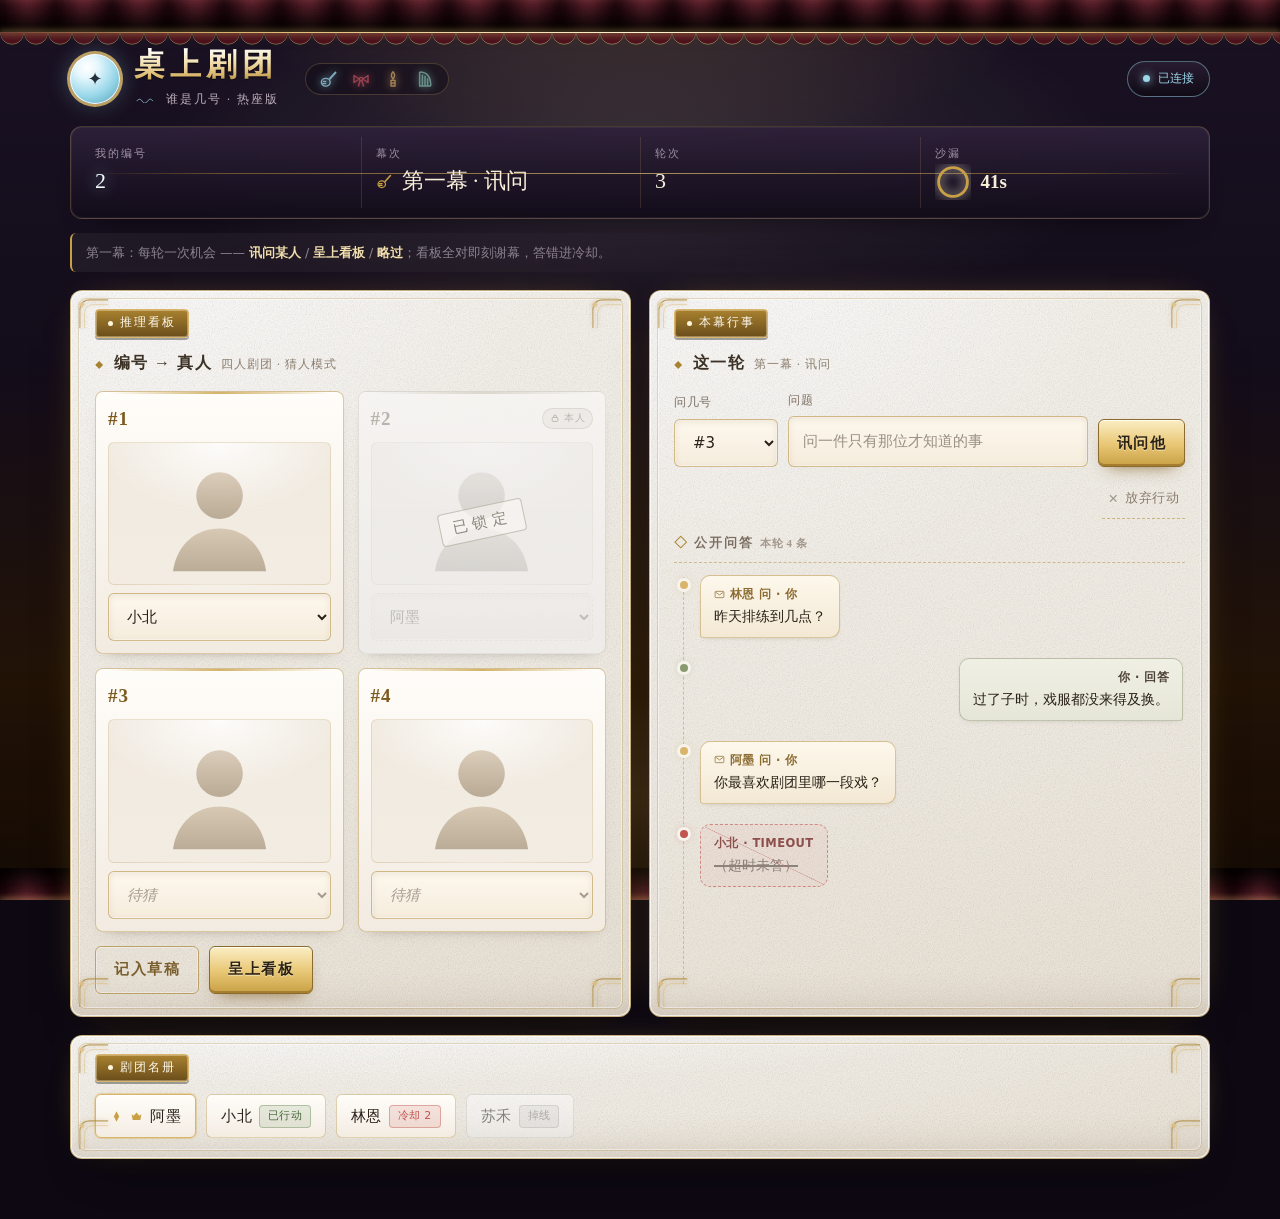
<file: prototype/index.html>
<!doctype html>
<html lang="zh-CN">
<head>
<meta charset="utf-8" />
<meta name="viewport" content="width=device-width, initial-scale=1" />
<title>桌上剧团 · 谁是几号（正式版）</title>
<style>
/* ==========================================================================
   桌上剧团 · 正式版 v2 —— 单文件（原生 HTML/CSS/JS）
   正文 Noto Sans SC / 标题与编号 Noto Serif SC（本机已装，兜底宋体·雅黑）
   ========================================================================== */
:root{
  --paper:#f9f6f0;
  --paper-2:#f4efe6;
  --paper-3:#ece5d9;
  --ink:#2a2118;
  --ink-2:#4d4238;
  --ink-3:#7b6f63;
  --ink-4:#a2988c;

  --gold:#d9b56b;
  --gold-2:#f2dfae;
  --gold-deep:#a9822f;
  --gold-line:rgba(169,130,47,.5);

  --danger:#c25450;
  --ok:#5d8a4f;

  --current-theme:#c9a044;
  --current-theme-soft:rgba(201,160,68,.18);

  --serif:"Noto Serif SC","Source Han Serif SC","华文中宋","SimSun",Georgia,serif;
  --sans:"Noto Sans SC","PingFang SC","Microsoft YaHei","Hiragino Sans GB",system-ui,sans-serif;

  --r-panel:12px;
  --r-md:8px;
  --r-sm:6px;

  --noise:url("data:image/svg+xml,%3Csvg xmlns='http://www.w3.org/2000/svg' width='140' height='140'%3E%3Cfilter id='n'%3E%3CfeTurbulence type='fractalNoise' baseFrequency='.85' numOctaves='3' stitchTiles='stitch'/%3E%3CfeColorMatrix type='saturate' values='0'/%3E%3C/filter%3E%3Crect width='140' height='140' filter='url(%23n)' opacity='.32'/%3E%3C/svg%3E");
  --velvet-noise:url("data:image/svg+xml,%3Csvg xmlns='http://www.w3.org/2000/svg' width='180' height='120'%3E%3Cfilter id='v'%3E%3CfeTurbulence type='fractalNoise' baseFrequency='.65 .9' numOctaves='4' stitchTiles='stitch'/%3E%3CfeColorMatrix type='saturate' values='0'/%3E%3C/filter%3E%3Crect width='180' height='120' filter='url(%23v)' opacity='.22'/%3E%3C/svg%3E");
  --corner:url("data:image/svg+xml,%3Csvg xmlns='http://www.w3.org/2000/svg' width='34' height='34'%3E%3Cpath d='M2 32V13Q2 2 13 2h19' fill='none' stroke='%23a9822f' stroke-width='1.1'/%3E%3Cpath d='M7 32V17Q7 7 17 7h15' fill='none' stroke='%23d9b56b' stroke-width='.8' opacity='.85'/%3E%3Cpath d='M4 4l3 3-3 3-3-3z' fill='%23d9b56b'/%3E%3C/svg%3E");
}

*{box-sizing:border-box}
html,body{margin:0;min-height:100%}
body{
  font-family:var(--sans);font-size:15px;line-height:1.65;color:#f2ead9;
  background:#0d0812;-webkit-font-smoothing:antialiased;
}

*{scrollbar-width:thin;scrollbar-color:rgba(217,181,107,.55) transparent}
*::-webkit-scrollbar{width:6px;height:6px}
*::-webkit-scrollbar-track{background:transparent}
*::-webkit-scrollbar-thumb{
  background:linear-gradient(180deg,rgba(217,181,107,.72),rgba(169,130,47,.5));
  border-radius:99px;border:1px solid rgba(255,240,200,.22);
}
*::-webkit-scrollbar-thumb:hover{background:linear-gradient(180deg,#f0dcaa,#c9a044)}

/* ---------------- 舞台 ---------------- */
.stage{position:fixed;inset:0;z-index:0;pointer-events:none;overflow:hidden}
.stage__glow{
  position:absolute;inset:0;
  background:
    radial-gradient(46% 34% at 50% -6%, var(--current-theme-soft), transparent 72%),
    radial-gradient(86% 26% at 50% 104%, rgba(255,206,140,.14), transparent 76%),
    linear-gradient(180deg,#1a1223 0%,#130c1a 40%,#221306 76%,#120a05 100%);
  transition:background 700ms ease;
}
.stage__spot{
  position:absolute;left:50%;top:-16vh;width:130vmax;height:130vmax;transform:translateX(-50%);
  background:radial-gradient(closest-side at 50% 18%, rgba(255,238,206,.13), rgba(255,238,206,.05) 34%, transparent 58%);
  filter:blur(6px);mix-blend-mode:screen;
}
.stage__pool{
  position:absolute;left:50%;bottom:-6vh;width:78vmax;height:34vh;transform:translateX(-50%);
  background:radial-gradient(closest-side at 50% 50%, rgba(255,208,150,.16), transparent 70%);
  filter:blur(10px);
}
.stage__floor{
  position:absolute;left:-6%;right:-6%;bottom:0;height:26vh;
  background:linear-gradient(180deg,transparent,rgba(28,14,5,.5) 62%,rgba(18,9,4,.85));
  -webkit-mask-image:linear-gradient(180deg,transparent,#000 40%,#000);
  mask-image:linear-gradient(180deg,transparent,#000 40%,#000);
}

.curtain{
  position:absolute;left:0;right:0;height:32px;background-color:#4a0f1c;
  background-image:
    var(--velvet-noise),
    radial-gradient(28px 140px at 50% 0, rgba(255,214,196,.055), transparent 82%),
    radial-gradient(28px 140px at 50% 0, rgba(0,0,0,.62), transparent 84%),
    linear-gradient(180deg,rgba(0,0,0,.10),rgba(0,0,0,.34) 55%,rgba(0,0,0,.62)),
    linear-gradient(180deg,#5c1624 0%,#3d0c17 58%,#25050c 100%);
  background-size:180px 120px,56px 100%,56px 100%,auto,auto;
  background-position:0 0,0 0,28px 0,0 0,0 0;
  background-blend-mode:soft-light,screen,multiply,normal,normal;
  box-shadow:inset 0 6px 10px -8px rgba(255,214,168,.14),inset 0 -18px 26px -12px rgba(0,0,0,.85);
}
.curtain--top{top:0}
.curtain--bottom{bottom:0;transform:scaleY(-1)}
.curtain--top::before,.curtain--bottom::before{
  content:"";position:absolute;left:0;right:0;height:1px;z-index:4;
  background:linear-gradient(90deg,rgba(217,181,107,.3),var(--gold) 18%,#fff3d0 50%,var(--gold) 82%,rgba(217,181,107,.3));
  box-shadow:0 0 6px 1px rgba(217,181,107,.65),0 0 18px rgba(217,181,107,.35);
}
.curtain--top::before{bottom:-1px}
.curtain--bottom::before{top:-1px}
.curtain::after{
  content:"";position:absolute;left:0;right:0;top:100%;height:12px;opacity:.95;
  background:radial-gradient(12px 12px at 12px 0, rgba(77,16,28,.98) 0 94%, transparent 100%) 0 0/24px 12px repeat-x;
  filter:drop-shadow(0 1px 0 rgba(217,181,107,.5));
}
.curtain--bottom::after{top:auto;bottom:100%;transform:scaleY(-1)}

/* ---------------- 外壳 ---------------- */
.app{position:relative;z-index:1;max-width:1180px;margin:0 auto;padding:48px 20px 60px}
.topbar{display:flex;align-items:center;gap:16px;margin-bottom:16px}
.brand{display:flex;align-items:center;gap:14px}
.brand__seal{
  position:relative;display:grid;place-items:center;width:50px;height:50px;border-radius:50%;
  font-size:18px;color:#25303a;
  background:radial-gradient(circle at 34% 26%,#fff,#e7f7fd 22%,#9ad8ea 58%,#4e9db4);
  box-shadow:inset 0 0 0 1px rgba(255,255,255,.9),0 0 0 3px rgba(217,181,107,.85),
             0 0 22px rgba(154,216,234,.35),0 12px 20px -14px #000;
}
.brand__seal::after{
  content:"";position:absolute;inset:13px;border-radius:50%;
  background:linear-gradient(90deg,transparent 44%,rgba(37,48,58,.4) 44% 47%,transparent 47%),
             linear-gradient(90deg,transparent 57%,rgba(37,48,58,.25) 57% 60%,transparent 60%);
}
.brand h1{
  margin:0;font-family:var(--serif);font-size:31px;font-weight:900;letter-spacing:5px;line-height:1.1;
  background:linear-gradient(178deg,#fff 4%,var(--gold-2) 44%,var(--gold) 76%,#a2823c);
  -webkit-background-clip:text;background-clip:text;color:transparent;
  filter:drop-shadow(0 1px 0 rgba(0,0,0,.55));
}
.brand__sub{margin:8px 0 0;font-family:var(--serif);font-size:12px;letter-spacing:2px;color:#bfb0bd}
.brand__sub::before{
  content:"";display:inline-block;width:24px;height:6px;margin-right:8px;vertical-align:middle;
  background:no-repeat center/contain url("data:image/svg+xml,%3Csvg xmlns='http://www.w3.org/2000/svg' width='28' height='8'%3E%3Cpath d='M1 5.5c2.4-3.4 4.8-3.4 7.2 0s4.8 3.4 7.2 0 4.8-3.4 7.2 0' fill='none' stroke='%239ad8ea' stroke-width='1.1' opacity='.9'/%3E%3C/svg%3E");
}
.crest{
  display:flex;align-items:center;gap:12px;margin:0 auto 0 10px;padding:5px 13px;border-radius:99px;
  border:1px solid rgba(217,181,107,.24);background:rgba(16,11,22,.5);
}
.crest svg{width:20px;height:20px;display:block;opacity:.78;filter:drop-shadow(0 0 4px currentColor)}
.conn{
  display:inline-flex;align-items:center;gap:8px;white-space:nowrap;font-size:12px;
  padding:7px 15px;border-radius:99px;color:#9ad8ea;border:1px solid rgba(154,216,234,.45);
  background:linear-gradient(180deg,rgba(42,30,50,.95),rgba(16,11,22,.95));
  transition:color .3s,border-color .3s,box-shadow .3s;
}
.conn i{width:7px;height:7px;border-radius:50%;background:#9ad8ea;box-shadow:0 0 9px #9ad8ea}

/* ---------------- 公告板 ---------------- */
.bulletin{
  position:relative;display:grid;grid-template-columns:repeat(4,minmax(0,1fr));gap:0;
  padding:10px;margin-bottom:14px;border-radius:var(--r-panel);
  border:1px solid rgba(217,181,107,.26);
  background:linear-gradient(180deg,rgba(46,33,58,.92),rgba(18,12,25,.96));
  box-shadow:inset 0 0 0 1px rgba(255,246,224,.05),0 18px 34px -28px #000;
}
.bulletin::before{
  content:"";position:absolute;left:18px;right:18px;top:50%;height:1px;z-index:0;
  background:linear-gradient(90deg,transparent,rgba(169,130,47,.55) 12%,rgba(217,181,107,.75) 50%,rgba(169,130,47,.55) 88%,transparent);
}
.stat{
  position:relative;z-index:1;display:flex;flex-direction:column;gap:2px;
  padding:8px 14px;border-left:1px solid rgba(217,181,107,.16);
}
.stat:first-child{border-left:none}
.stat__k{font-size:10.5px;letter-spacing:2px;color:#a292a8}
.stat__v{
  display:flex;align-items:center;gap:9px;min-height:34px;
  font-family:var(--serif);font-size:22px;line-height:1.2;color:#f8f0da;white-space:nowrap;
}
.stat--seat .stat__v{color:#f2fdff;text-shadow:0 0 16px rgba(154,216,234,.75)}
.motif{width:17px;height:17px;color:var(--current-theme);transition:color 700ms ease}
.motif svg{width:100%;height:100%;display:block}

.stat--timer .stat__v{gap:10px}
.ring{width:36px;height:36px;flex:0 0 auto;transform:rotate(-90deg)}
.ring__bg{fill:none;stroke:rgba(255,246,224,.13);stroke-width:3}
.ring__fg{
  fill:none;stroke:var(--current-theme);stroke-width:3;stroke-linecap:round;
  stroke-dasharray:100.53;stroke-dashoffset:0;
  transition:stroke-dashoffset .9s linear,stroke .4s ease;
  filter:drop-shadow(0 0 6px currentColor);
}
.stat--timer b{font-family:var(--serif);font-size:19px;font-weight:700}
.stat--timer.is-danger b{color:var(--danger)}
.stat--timer.is-danger .ring__fg{stroke:var(--danger);filter:drop-shadow(0 0 8px rgba(194,84,80,.9))}
.stat--timer.is-danger{animation:pulse 1s ease-in-out infinite;border-radius:8px}
@keyframes pulse{
  0%,100%{box-shadow:0 0 0 1px rgba(194,84,80,.25),0 0 16px -10px rgba(194,84,80,.7)}
  50%{box-shadow:0 0 0 1px rgba(194,84,80,.55),0 0 26px -4px rgba(194,84,80,.9)}
}
body.is-danger .conn{
  color:#e79490;border-color:rgba(194,84,80,.7);
  animation:pulse 1s ease-in-out infinite;
}
body.is-danger .conn i{background:#e79490;box-shadow:0 0 9px #e79490}

.rule-line{
  margin:0 0 18px;padding:9px 14px;border-radius:var(--r-sm);
  font-size:12.5px;color:#8d8390;line-height:1.7;
  border-left:2px solid var(--current-theme);
  background:linear-gradient(90deg,rgba(255,246,224,.055),transparent 70%);
  transition:border-color 700ms ease;
}
.rule-line b{color:var(--gold-2);font-weight:700}

/* ---------------- 两栏 ---------------- */
.grid{display:grid;grid-template-columns:1fr 1fr;gap:18px;align-items:stretch;min-height:600px}
@media (max-width:900px){.grid{grid-template-columns:1fr;min-height:0}}

.panel{
  position:relative;display:flex;flex-direction:column;min-height:0;
  padding:22px 24px 22px;border-radius:var(--r-panel);color:var(--ink);
  background:
    var(--noise),
    radial-gradient(120% 90% at 16% -12%, #fff 0%, rgba(255,255,255,0) 58%),
    linear-gradient(168deg,var(--paper) 0%,var(--paper-2) 58%,var(--paper-3) 100%);
  background-size:140px 140px,auto,auto;
  background-blend-mode:multiply,normal,normal;
  border:1px solid var(--gold-line);
  box-shadow:
    0 0 0 1px rgba(255,255,255,.7) inset,
    0 -34px 48px -44px rgba(120,90,60,.45) inset,
    0 26px 48px -30px rgba(0,0,0,.95),
    0 0 40px -26px var(--current-theme);
  transition:box-shadow 700ms ease;
}
.panel::before{
  content:"";position:absolute;inset:7px;border-radius:8px;pointer-events:none;
  border:1px solid rgba(169,130,47,.26);box-shadow:inset 0 0 0 1px rgba(255,255,255,.45);
}
.panel::after{
  content:"";position:absolute;inset:7px;pointer-events:none;opacity:.72;
  background-image:var(--corner),var(--corner),var(--corner),var(--corner);
  background-repeat:no-repeat;
  background-position:left top,right top,left bottom,right bottom;
  background-size:32px 32px;
  filter:drop-shadow(0 0 2px rgba(169,130,47,.5));
}
.panel__rubric{
  align-self:flex-start;display:inline-flex;align-items:center;gap:7px;
  margin:-4px 0 12px;padding:3px 12px 4px;border-radius:4px;
  font-family:var(--serif);font-size:12px;letter-spacing:2px;color:#fffaef;
  background:linear-gradient(180deg,var(--gold-deep),#6a4d1a);border:1px solid var(--gold);
  box-shadow:inset 0 0 0 1px rgba(255,246,224,.35),0 2px 0 rgba(0,0,0,.35);
}
.panel__rubric::before{content:"";width:5px;height:5px;border-radius:50%;background:#fff6dc}
.panel__title{
  display:flex;align-items:baseline;gap:9px;margin:0 0 14px;
  font-family:var(--serif);font-size:16px;font-weight:700;letter-spacing:1.5px;color:#3c3226;
}
.panel__title::before{content:"◆";font-size:8px;color:var(--gold-deep)}
.panel__title em{font-style:normal;font-size:11.5px;font-weight:400;letter-spacing:1px;color:#8a7c6d}

/* ---------------- 看板：2×2 卡牌 ---------------- */
.panel--board{overflow:hidden}
.board{
  flex:1;min-height:0;display:grid;
  grid-template-columns:repeat(2,minmax(0,1fr));
  grid-template-rows:repeat(2,minmax(0,1fr));gap:14px;
}
.cell{
  position:relative;display:flex;flex-direction:column;gap:8px;min-height:0;
  padding:11px 12px 12px;border-radius:var(--r-md);
  border:1px solid rgba(169,130,47,.42);
  background:linear-gradient(180deg,#fffdf9,#f2ebe1);
  box-shadow:inset 0 1px 0 #fff,0 6px 14px -12px rgba(70,45,30,.7);
  transition:transform .18s ease,box-shadow .18s ease;
}
.cell:hover{transform:translateY(-1px);box-shadow:inset 0 1px 0 #fff,0 10px 20px -14px rgba(70,45,30,.8)}
.cell::before{
  content:"";position:absolute;left:12px;right:12px;top:0;height:2px;
  background:linear-gradient(90deg,transparent,rgba(201,160,68,.8),transparent);
}
.cell__top{display:flex;align-items:center;justify-content:space-between;gap:6px}
.cell__no{font-family:var(--serif);font-size:19px;font-weight:700;letter-spacing:1px;color:#7d5a20}
.cell__lock{
  display:none;align-items:center;gap:4px;padding:1px 7px;border-radius:99px;
  font-size:10px;letter-spacing:.5px;color:#7a5f2c;
  background:rgba(169,130,47,.16);border:1px solid rgba(169,130,47,.45);
}
.cell__art{
  position:relative;flex:1;min-height:56px;display:grid;place-items:center;overflow:hidden;
  border-radius:var(--r-sm);
  background:
    radial-gradient(80% 70% at 50% 0%, rgba(255,255,255,.85), transparent 70%),
    linear-gradient(180deg,rgba(196,176,146,.22),rgba(196,176,146,.05));
  border:1px solid rgba(169,130,47,.18);
}
.cell__art svg{width:64%;max-height:88%;opacity:.55}
.cell__veil{
  display:none;position:absolute;inset:0;z-index:2;border-radius:inherit;
  place-items:center;background:rgba(244,238,228,.55);
}
.cell__veil span{
  font-family:var(--serif);font-size:15px;letter-spacing:5px;color:rgba(120,96,52,.85);
  transform:rotate(-12deg);border:1px solid rgba(169,130,47,.5);padding:3px 12px;border-radius:4px;
  background:rgba(255,250,238,.6);
}
.cell.is-locked{filter:grayscale(.75);opacity:.88;border-color:rgba(169,130,47,.24)}
.cell.is-locked .cell__veil{display:grid}
.cell.is-locked .cell__lock{display:inline-flex}

/* ---------------- 表单 / 按钮 ---------------- */
.field{display:flex;flex-direction:column;gap:6px;min-width:0}
.field>span{font-size:12px;letter-spacing:.5px;color:var(--ink-3)}
.field--grow{flex:1}

select,input[type=text]{
  font:inherit;width:100%;color:var(--ink);min-height:48px;padding:12px 14px;
  border-radius:var(--r-sm);border:1px solid rgba(169,130,47,.5);
  background:linear-gradient(180deg,#fdf8ee,#f5ecdc);
  box-shadow:inset 0 2px 6px rgba(120,90,50,.13),inset 0 0 0 1px rgba(255,255,255,.55);
  outline:none;transition:border-color .18s,box-shadow .18s,color .18s;
}
select:hover,input[type=text]:hover{border-color:rgba(169,130,47,.75)}
select:focus,input[type=text]:focus{
  border-color:var(--gold);
  box-shadow:inset 0 2px 6px rgba(120,90,50,.1),0 0 0 3px rgba(201,160,68,.22);
}
input::placeholder{color:#9a8f83;opacity:1}
select.is-empty{color:#a89c8e;font-style:italic}
select.is-empty option{font-style:normal;color:var(--ink)}
select:disabled{
  color:var(--ink-2);font-style:normal;cursor:not-allowed;
  background:linear-gradient(180deg,#f3eee6,#e9e1d5);
  border-color:rgba(169,130,47,.26);border-style:dashed;
}

.btn{
  min-height:48px;padding:0 18px;border-radius:var(--r-sm);cursor:pointer;
  font-family:var(--serif);font-size:14.5px;font-weight:700;letter-spacing:1.5px;
  display:inline-flex;align-items:center;justify-content:center;gap:8px;
  transition:transform .12s,box-shadow .2s,background .2s,color .2s;
}
.btn:active{transform:translateY(1px)}
.btn:disabled{opacity:.45;cursor:not-allowed}
.btn--primary{
  color:#2a2114;border:1px solid #8a6a2f;
  background:linear-gradient(180deg,#fbeec4,#e9c877 52%,#c9a044);
  box-shadow:inset 0 1px 0 #fffdf0,inset 0 -2px 0 rgba(120,80,20,.45),0 8px 18px -10px rgba(120,80,20,.9);
  text-shadow:0 1px 0 rgba(255,247,220,.65);
}
.btn--primary:hover:not(:disabled){
  background:linear-gradient(180deg,#fff6d6,#f0d28a 52%,#d3aa4e);
  box-shadow:inset 0 1px 0 #fff,inset 0 -2px 0 rgba(120,80,20,.4),
             0 10px 22px -10px rgba(160,110,30,1),0 0 18px -6px rgba(217,181,107,.9);
}
.btn--ghost{
  color:#7a5f2c;border:1px solid rgba(169,130,47,.65);background:transparent;
  box-shadow:inset 0 0 0 1px rgba(255,255,255,.35);
}
.btn--ghost:hover:not(:disabled){
  color:#5e4620;border-color:var(--gold);background:rgba(217,181,107,.14);
  box-shadow:0 0 16px -4px rgba(217,181,107,.7),inset 0 0 0 1px rgba(255,255,255,.4);
}
.link-btn{
  align-self:flex-end;display:inline-flex;align-items:center;gap:6px;
  min-height:40px;padding:0 6px;margin-top:2px;
  font-family:var(--sans);font-size:12.5px;letter-spacing:.5px;color:#8a7c6d;
  background:none;border:none;border-bottom:1px dashed rgba(169,130,47,.5);cursor:pointer;
  transition:color .18s,border-color .18s;
}
.link-btn:hover{color:#7a5f2c;border-bottom-color:var(--gold)}
.link-btn i{font-style:normal;color:#a2988c}

/* ---------------- 本幕行事：三段式 ---------------- */
.panel--act{overflow:hidden}
.act-top{display:flex;flex-direction:column;gap:10px;flex:0 0 auto}
.ask{display:flex;gap:10px;align-items:flex-end;flex-wrap:wrap}
.ask .field:first-child{flex:0 0 104px}
.ask .btn{flex:0 0 auto}

.sub{
  margin:14px 0 8px;flex:0 0 auto;
  font-family:var(--serif);font-size:12.5px;letter-spacing:2px;color:var(--ink-3);
}
.sub::before{content:"◇ ";color:var(--gold-deep)}
.sub em{font-style:normal;font-size:11px;letter-spacing:.5px;color:#a2988c;margin-left:6px}

.feed{
  list-style:none;margin:0;padding:2px 2px 2px 0;flex:1 1 auto;min-height:0;overflow-y:auto;
  position:relative;border-top:1px dashed rgba(169,130,47,.45);
}
.feed::before{
  content:"";position:absolute;left:9px;top:14px;bottom:10px;width:0;
  border-left:1px dashed rgba(169,130,47,.4);
}
.msg{position:relative;padding:10px 0 10px 26px}
.msg__dot{
  position:absolute;left:5.5px;top:16px;width:8px;height:8px;border-radius:50%;
  background:var(--gold);box-shadow:0 0 0 3px rgba(249,246,240,.95),0 0 8px rgba(217,181,107,.7);
}
.msg--ans .msg__dot{background:#8a9a6f;box-shadow:0 0 0 3px rgba(249,246,240,.95),0 0 8px rgba(138,154,111,.6)}
.msg--timeout .msg__dot{background:var(--danger);box-shadow:0 0 0 3px rgba(249,246,240,.95),0 0 8px rgba(194,84,80,.6)}
.msg__row{display:flex}
.msg--ask .msg__row{justify-content:flex-start}
.msg--ans .msg__row{justify-content:flex-end}
.bubble{
  position:relative;max-width:90%;padding:9px 13px;border-radius:10px;
  font-size:13.5px;line-height:1.6;color:#2a2118;
}
.bubble--ask{
  background:linear-gradient(180deg,#fdf8ec,#f3e8d4);
  border:1px solid rgba(169,130,47,.42);border-bottom-left-radius:3px;
  box-shadow:0 2px 6px -5px rgba(90,60,20,.6);
}
.bubble--ans{
  background:linear-gradient(180deg,#f0efe4,#e5e6d8);
  border:1px solid rgba(120,130,90,.4);border-bottom-right-radius:3px;
  box-shadow:0 2px 6px -5px rgba(60,70,40,.5);
}
.bubble__who{
  display:flex;align-items:center;gap:5px;margin-bottom:3px;
  font-size:11.5px;letter-spacing:.4px;color:#8a6a2f;font-weight:700;
}
.msg--ans .bubble__who{justify-content:flex-end;color:#4d4238}
.bubble__who svg{width:11px;height:11px;opacity:.8}
.bubble__txt{word-break:break-word}
.bubble--timeout{
  background:rgba(194,84,80,.06);border:1px dashed rgba(194,84,80,.6);
  color:#8b8079;overflow:hidden;
}
.bubble--timeout::after{
  content:"";position:absolute;inset:0;pointer-events:none;
  background:linear-gradient(to top right,transparent calc(50% - .6px),rgba(194,84,80,.45) 50%,transparent calc(50% + .6px));
}
.bubble__txt--strike{
  text-decoration:line-through;text-decoration-thickness:2px;
  text-decoration-color:rgba(139,128,121,.95);
}

/* ---------------- 名册 ---------------- */
.panel--roster{margin-top:18px;padding-bottom:20px}
.roster{list-style:none;display:flex;flex-wrap:wrap;gap:10px;margin:0;padding:0}
.member{
  display:inline-flex;align-items:center;gap:7px;min-height:44px;padding:8px 14px;
  border-radius:var(--r-sm);font-size:14px;color:var(--ink);
  border:1px solid rgba(169,130,47,.35);
  background:linear-gradient(180deg,#fffdf9,#f3ece3);
  box-shadow:inset 0 1px 0 #fff;
}
.member__name{font-family:var(--serif);font-size:15px;letter-spacing:.5px}
.member__mark{width:13px;height:13px;flex:0 0 auto;color:var(--gold-deep);display:inline-flex}
.member__mark svg{width:100%;height:100%}
.member--me{border-color:var(--gold);box-shadow:inset 0 1px 0 #fff,0 0 0 1px rgba(217,181,107,.45),0 0 14px -8px rgba(217,181,107,.9)}
.member--me .member__mark{color:#c9a044}
.badge{
  display:inline-flex;align-items:center;gap:4px;padding:1px 8px;border-radius:4px;
  font-size:11px;line-height:1.7;letter-spacing:.3px;border:1px solid transparent;
}
.badge--acted{background:rgba(93,138,79,.14);color:#4a6b3c;border-color:rgba(93,138,79,.4)}
.badge--cool{background:rgba(194,84,80,.14);color:var(--danger);border-color:rgba(194,84,80,.42)}
.badge--off{background:rgba(120,110,105,.14);color:#7b6f63;border-color:rgba(120,110,105,.35)}
.member.is-offline{opacity:.5;filter:grayscale(1)}

/* ---------------- Toast ---------------- */
.toast-wrap{
  position:fixed;left:50%;top:26px;transform:translateX(-50%);z-index:60;
  display:flex;flex-direction:column;gap:8px;pointer-events:none;
}
.toast{
  display:inline-flex;align-items:center;gap:8px;
  padding:9px 18px;border-radius:99px;
  font-family:var(--serif);font-size:13.5px;letter-spacing:1.5px;color:#f6ecd4;
  background:linear-gradient(180deg,rgba(46,33,24,.96),rgba(22,15,10,.98));
  border:1px solid var(--gold);
  box-shadow:0 0 0 1px rgba(255,246,224,.15) inset,0 14px 30px -18px #000,0 0 22px -8px rgba(217,181,107,.8);
  animation:toastIn .32s cubic-bezier(.2,.9,.3,1.1) both;
}
.toast span{color:var(--gold-2)}
.toast.is-out{animation:toastOut .28s ease forwards}
@keyframes toastIn{from{opacity:0;transform:translateY(-10px) scale(.96)}to{opacity:1;transform:none}}
@keyframes toastOut{to{opacity:0;transform:translateY(-8px) scale(.97)}}

/* ---------------- 演示台 ---------------- */
.demo{
  position:fixed;right:16px;bottom:16px;z-index:50;
  display:flex;align-items:center;gap:6px;flex-wrap:wrap;max-width:min(92vw,460px);
  padding:8px 10px;border-radius:99px;
  background:rgba(16,11,22,.9);border:1px solid rgba(217,181,107,.35);
  box-shadow:0 12px 26px -18px #000;backdrop-filter:blur(6px);
}
.demo[hidden]{display:none}
.demo__t{font-size:11px;letter-spacing:2px;color:#a292a8}
.demo button{
  min-height:32px;padding:0 11px;border-radius:99px;cursor:pointer;
  font:inherit;font-size:12px;color:#e9dcc0;
  background:rgba(255,246,224,.06);border:1px solid rgba(217,181,107,.32);
}
.demo button:hover{background:rgba(255,246,224,.14);border-color:var(--gold)}
.demo button[aria-pressed=true]{background:rgba(217,181,107,.22);color:#fff3d2;border-color:var(--gold)}

/* ---------------- 阶段主题 ---------------- */
body[data-act="1"]{--current-theme:#c9a044;--current-theme-soft:rgba(201,160,68,.2)}
body[data-act="2"]{--current-theme:#6fb7c9;--current-theme-soft:rgba(111,183,201,.2)}
body[data-act="3"]{--current-theme:#a08ac9;--current-theme-soft:rgba(160,138,201,.2)}

@media (max-width:900px){
  .app{padding:42px 14px 88px}
  .bulletin{grid-template-columns:repeat(2,minmax(0,1fr))}
  .bulletin::before{display:none}
  .brand h1{font-size:24px;letter-spacing:3px}
  .crest{display:none}
  .panel{padding:18px 16px 18px}
  .grid{min-height:0}
  .board{grid-template-rows:auto;gap:12px}
  .ask .field:first-child{flex:1 1 100%}
  .ask .btn{flex:1 1 auto}
}
@media (max-width:360px){
  .board{grid-template-columns:1fr}
}
@media (max-width:900px){
  .cell__art{min-height:44px}
  .feed{max-height:280px}
}
@media (prefers-reduced-motion:reduce){
  *,*::before,*::after{animation-duration:.001ms!important;transition-duration:.001ms!important}
}
</style>
</head>
<body data-act="1">

<svg width="0" height="0" style="position:absolute" aria-hidden="true">
  <defs>
    <linearGradient id="sil" x1="0" y1="0" x2="0" y2="1">
      <stop offset="0" stop-color="#c3ad90"/><stop offset="1" stop-color="#8d7859"/>
    </linearGradient>
  </defs>
</svg>

<div class="stage" aria-hidden="true">
  <div class="stage__glow"></div>
  <div class="stage__spot"></div>
  <div class="stage__pool"></div>
  <div class="stage__floor"></div>
  <div class="curtain curtain--top"></div>
  <div class="curtain curtain--bottom"></div>
</div>

<div class="app">
  <header class="topbar">
    <div class="brand">
      <span class="brand__seal">✦</span>
      <div>
        <h1>桌上剧团</h1>
        <p class="brand__sub">谁是几号 · 热座版</p>
      </div>
    </div>

    <div class="crest" aria-hidden="true">
      <span style="color:#9ad8ea"><svg viewBox="0 0 16 16" fill="none" stroke="currentColor" stroke-width="1.15" stroke-linejoin="round"><ellipse cx="5.4" cy="10.6" rx="3.5" ry="3.1"/><path d="M8.3 8.2 13.6 2.4" stroke-width="1.5"/><path d="M2.6 11.6h3.2M3.1 9.9h2.7"/></svg></span>
      <span style="color:#c0505f"><svg viewBox="0 0 16 16" fill="none" stroke="currentColor" stroke-width="1.15" stroke-linejoin="round"><path d="M6.6 8 2.4 5.2v5.6L6.6 8z"/><path d="M9.4 8l4.2-2.8v5.6L9.4 8z"/><circle cx="8" cy="8" r="1.3"/><path d="M7.3 9.3 5.9 14M8.7 9.3l1.4 4.7"/></svg></span>
      <span style="color:#c9a067"><svg viewBox="0 0 16 16" fill="none" stroke="currentColor" stroke-width="1.15" stroke-linejoin="round"><path d="M8 2.2c1.5 1.5 1.5 4 0 6-1.5-2-1.5-4.5 0-6z"/><path d="M6.4 9.1h3.2v4.5H6.4z"/><path d="M6.4 11.3h3.2"/></svg></span>
      <span style="color:#7fb6a8"><svg viewBox="0 0 16 16" fill="none" stroke="currentColor" stroke-width="1.15" stroke-linejoin="round"><path d="M3.7 2.4c7 0 8.9 4.6 8.9 11.2"/><path d="M3.7 2.4v11.2h8.9"/><path d="M5.9 4.3v9.3M8 5.3v8.3M10.1 7.3v6.3"/></svg></span>
    </div>

    <div class="conn" id="connPill"><i></i>已连接</div>
  </header>

  <section class="bulletin" aria-label="对局状态">
    <div class="stat stat--seat">
      <span class="stat__k">我的编号</span>
      <span class="stat__v" id="myNo">2</span>
    </div>
    <div class="stat">
      <span class="stat__k">幕次</span>
      <span class="stat__v">
        <span class="motif" aria-hidden="true">
          <svg viewBox="0 0 16 16" fill="none" stroke="currentColor" stroke-width="1.15" stroke-linecap="round">
            <ellipse cx="5.4" cy="10.6" rx="3.5" ry="3.1"/><path d="M8.3 8.2 13.6 2.4" stroke-width="1.5"/><path d="M2.6 11.6h3.2M3.1 9.9h2.7"/>
          </svg>
        </span>
        <span id="actName">第一幕 · 讯问</span>
      </span>
    </div>
    <div class="stat">
      <span class="stat__k">轮次</span>
      <span class="stat__v">3</span>
    </div>
    <div class="stat stat--timer" id="timerChip">
      <span class="stat__k">沙漏</span>
      <span class="stat__v">
        <svg class="ring" viewBox="0 0 40 40" aria-hidden="true">
          <circle class="ring__bg" cx="20" cy="20" r="16"></circle>
          <circle class="ring__fg" id="ringFg" cx="20" cy="20" r="16"></circle>
        </svg>
        <b id="timerText">42s</b>
      </span>
    </div>
  </section>

  <p class="rule-line">
    第一幕：每轮一次机会 —— <b>讯问某人</b> / <b>呈上看板</b> / <b>略过</b>；看板全对即刻谢幕，答错进冷却。
  </p>

  <main class="grid">
    <section class="panel panel--board">
      <header class="panel__rubric">推理看板</header>
      <h2 class="panel__title"><span id="boardTitle">编号 → 真人</span><em id="boardHint">四人剧团 · 猜人模式</em></h2>
      <div class="board" id="board"></div>
      <div class="actions" style="display:flex;gap:10px;margin-top:14px;flex-wrap:wrap">
        <button class="btn btn--ghost" id="btnDraft">记入草稿</button>
        <button class="btn btn--primary" id="btnSubmit">呈上看板</button>
      </div>
    </section>

    <section class="panel panel--act">
      <header class="panel__rubric">本幕行事</header>
      <h2 class="panel__title">这一轮<em id="actName2">第一幕 · 讯问</em></h2>

      <div class="act-top">
        <div class="ask">
          <label class="field">
            <span>问几号</span>
            <select id="askTarget"></select>
          </label>
          <label class="field field--grow">
            <span>问题</span>
            <input id="askText" type="text" placeholder="问一件只有那位才知道的事" />
          </label>
          <button class="btn btn--primary" id="btnAsk">讯问他</button>
        </div>
        <button class="link-btn" id="btnSkip"><i>✕</i> 放弃行动</button>
      </div>

      <h3 class="sub">公开问答<em>本轮 4 条</em></h3>
      <ul class="feed" id="feed"></ul>
    </section>
  </main>

  <section class="panel panel--roster">
    <header class="panel__rubric">剧团名册</header>
    <ul class="roster" id="roster"></ul>
  </section>
</div>

<div class="toast-wrap" id="toastWrap" aria-live="polite"></div>

<aside class="demo" id="demoConsole" hidden aria-label="演示控制">
  <span class="demo__t">演示</span>
  <button data-act="1" aria-pressed="true">一幕</button>
  <button data-act="2" aria-pressed="false">二幕</button>
  <button data-act="3" aria-pressed="false">三幕</button>
  <button id="btnReset">重置 42s</button>
  <button id="btnFast">快进 9s</button>
  <button id="btnMode">切模式</button>
  <button id="btnHide">隐藏(D)</button>
</aside>

<script>
/* 原型逻辑：看板锁定 / 阶段主题 / 环形倒计时 / 下拉待猜态 + Toast + 聊天式问答 */
const ME      = { no: 2, name: "阿墨" };
const PLAYERS = ["阿墨", "小北", "林恩", "苏禾"];
const TOTALS  = { 1: 60, 2: 30, 3: 30 };
const RING_C  = 2 * Math.PI * 16;

const $  = (s) => document.querySelector(s);
const $$ = (s) => [...document.querySelectorAll(s)];

/* 模式：猜真人 / 角色卡（文案动态） */
const MODES = {
  GUESS:   { title: "编号 → 真人", hint: "四人剧团 · 猜人模式" },
  PERSONA: { title: "编号 → 角色卡", hint: "人设卡模式 · 猜角色" },
};
let mode = "GUESS";
function renderModeTitle(){
  $("#boardTitle").textContent = MODES[mode].title;
  $("#boardHint").textContent  = MODES[mode].hint;
}

/* 下拉待猜态 */
function bindSelectState(sel){
  const sync = () => sel.classList.toggle("is-empty", !sel.value);
  sel.addEventListener("change", sync);
  sync();
}

/* 看板：2×2 卡牌 + 锁定自己 */
const BUST = `<svg viewBox="0 0 64 64" aria-hidden="true">
  <circle cx="32" cy="23" r="12" fill="url(#sil)"/>
  <path d="M8 62c2-14 12-22 24-22s22 8 24 22z" fill="url(#sil)"/>
</svg>`;

function renderBoard(){
  const board = $("#board");
  board.innerHTML = "";
  [1, 2, 3, 4].forEach((no) => {
    const own = no === ME.no;

    const cell = document.createElement("div");
    cell.className = "cell" + (own ? " is-locked" : "");

    const top = document.createElement("div");
    top.className = "cell__top";
    top.innerHTML =
      `<span class="cell__no">#${no}</span>
       <span class="cell__lock" title="自己的编号由系统下发，无需猜">
         <svg viewBox="0 0 16 16" width="10" height="10" fill="none" stroke="currentColor" stroke-width="1.5">
           <rect x="3.5" y="7" width="9" height="6.5" rx="1.4"/><path d="M5.8 7V5.4a2.2 2.2 0 1 1 4.4 0V7"/>
         </svg>本人
       </span>`;

    const art = document.createElement("div");
    art.className = "cell__art";
    art.innerHTML = BUST;

    const sel = document.createElement("select");
    sel.dataset.no = String(no);
    sel.setAttribute("aria-label", `编号 ${no} 对应谁`);
    sel.innerHTML = `<option value="">待猜</option>` +
      PLAYERS.map((n) => `<option value="${n}">${n}</option>`).join("");

    if (own) {
      sel.value = ME.name;
      sel.disabled = true;
      sel.title = "自己的编号不可修改";
    } else {
      if (no === 1) sel.value = "小北";
      bindSelectState(sel);
    }

    const veil = document.createElement("div");
    veil.className = "cell__veil";
    veil.innerHTML = "<span>已锁定</span>";

    cell.append(top, art, sel, veil);
    board.appendChild(cell);
  });
}

/* 阶段主题 */
const ACT_TEXT = { 1: "第一幕 · 讯问", 2: "第二幕 · 应答", 3: "第三幕 · 复述" };
function setAct(act){
  document.body.dataset.act = String(act);
  $("#actName").textContent = ACT_TEXT[act];
  $("#actName2").textContent = ACT_TEXT[act];
  $$(".demo button[data-act]").forEach((b) =>
    b.setAttribute("aria-pressed", String(b.dataset.act === String(act))));
  resetTimer(TOTALS[act]);
}

/* 环形倒计时 */
let timerId = null, left = 42, total = 60;
function paintTimer(){
  const pct = Math.max(0, Math.min(1, left / total));
  $("#ringFg").style.strokeDashoffset = String(RING_C * (1 - pct));
  $("#timerText").textContent = left + "s";
  const danger = left <= 10;
  $("#timerChip").classList.toggle("is-danger", danger);
  document.body.classList.toggle("is-danger", danger);
}
function resetTimer(seconds){
  clearInterval(timerId);
  total = seconds; left = seconds;
  paintTimer();
  timerId = setInterval(() => {
    left = Math.max(0, left - 1);
    paintTimer();
    if (left === 0) clearInterval(timerId);
  }, 1000);
}

/* Toast */
function toast(text){
  const el = document.createElement("div");
  el.className = "toast";
  el.innerHTML = `<span>✦</span>${text}<span>✦</span>`;
  $("#toastWrap").appendChild(el);
  setTimeout(() => { el.classList.add("is-out"); setTimeout(() => el.remove(), 300); }, 1800);
}

/* 聊天式公开问答 */
const ENV = `<svg viewBox="0 0 16 16" fill="none" stroke="currentColor" stroke-width="1.3">
  <rect x="1.6" y="3.4" width="12.8" height="9.2" rx="1.4"/><path d="M2 4.4l6 4.2 6-4.2"/></svg>`;

const FEED = [
  { t: "ask",     who: "林恩", text: "昨天排练到几点？" },
  { t: "ans",     who: "你",   text: "过了子时，戏服都没来得及换。" },
  { t: "ask",     who: "阿墨", text: "你最喜欢剧团里哪一段戏？" },
  { t: "timeout", who: "小北", text: "（超时未答）" },
];

function renderFeed(){
  $("#feed").innerHTML = FEED.map((it) => {
    if (it.t === "ask") {
      return `<li class="msg msg--ask"><span class="msg__dot"></span>
        <div class="msg__row"><div class="bubble bubble--ask">
          <div class="bubble__who">${ENV}${it.who} 问 · 你</div>
          <div class="bubble__txt">${it.text}</div>
        </div></div></li>`;
    }
    if (it.t === "ans") {
      return `<li class="msg msg--ans"><span class="msg__dot"></span>
        <div class="msg__row"><div class="bubble bubble--ans">
          <div class="bubble__who">你 · 回答</div>
          <div class="bubble__txt">${it.text}</div>
        </div></div></li>`;
    }
    return `<li class="msg msg--timeout"><span class="msg__dot"></span>
      <div class="msg__row"><div class="bubble bubble--timeout">
        <div class="bubble__who" style="color:#8d4f4c">${it.who} · TIMEOUT</div>
        <div class="bubble__txt bubble__txt--strike">${it.text}</div>
      </div></div></li>`;
  }).join("");
}

/* 名册：菱形（你）+ 皇冠（团长）+ 状态 badge */
const CROWN = `<svg viewBox="0 0 16 16" fill="currentColor"><path d="M2 5.2l2.6 1.9L8 3l3.4 4.1L14 5.2l-1.3 7H3.3z"/></svg>`;
const DIAMOND = `<svg viewBox="0 0 16 16" fill="currentColor"><path d="M8 1.6l3.2 6.4L8 14.4 4.8 8z"/></svg>`;

const ROSTER = [
  { name: "阿墨", me: true, captain: true, badges: [] },
  { name: "小北", badges: [["acted", "已行动"]] },
  { name: "林恩", badges: [["cool", "冷却 2"]] },
  { name: "苏禾", badges: [["off", "掉线"]], offline: true },
];

function renderRoster(){
  $("#roster").innerHTML = ROSTER.map((m) => {
    const marks = [];
    if (m.me) marks.push(`<span class="member__mark" title="你">${DIAMOND}</span>`);
    if (m.captain) marks.push(`<span class="member__mark" title="团长">${CROWN}</span>`);
    return `<li class="member${m.me ? " member--me" : ""}${m.offline ? " is-offline" : ""}">
      ${marks.join("")}
      <span class="member__name">${m.name}</span>
      ${m.badges.map(([k, t]) => `<span class="badge badge--${k}">${t}</span>`).join("")}
    </li>`;
  }).join("");
}

/* 讯问目标 */
function renderAskTargets(){
  const sel = $("#askTarget");
  sel.innerHTML = `<option value="">待选</option>` +
    [1, 2, 3, 4].filter((n) => n !== ME.no).map((n) => `<option value="${n}">#${n}</option>`).join("");
  sel.value = "3";
  bindSelectState(sel);
}

/* 启动 */
renderModeTitle();
renderBoard();
renderAskTargets();
renderFeed();
renderRoster();
setAct(1);
resetTimer(42);

/* 交互 */
$("#btnDraft").addEventListener("click", () => toast("草稿已备好"));
$("#btnSubmit").addEventListener("click", () => toast("看板已呈上"));
$("#btnSkip").addEventListener("click", () => toast("本轮放弃行动"));
$("#btnAsk").addEventListener("click", () => {
  const to = $("#askTarget").value;
  const txt = $("#askText").value.trim();
  toast(txt ? `已向 #${to} 发问` : "先写个问题吧");
});

$("#btnReset").addEventListener("click", () => resetTimer(TOTALS[document.body.dataset.act] ?? 42));
$("#btnFast").addEventListener("click", () => { left = 9; total = Math.max(total, 10); paintTimer(); });
$$(".demo button[data-act]").forEach((b) => b.addEventListener("click", () => setAct(Number(b.dataset.act))));
$("#btnMode").addEventListener("click", () => {
  mode = mode === "GUESS" ? "PERSONA" : "GUESS";
  renderModeTitle();
  toast(mode === "GUESS" ? "已切到猜真人" : "已切到角色卡");
});
$("#btnHide").addEventListener("click", () => { $("#demoConsole").hidden = true; });

/* 演示台：D 键开关 / ?demo=1 打开 */
function toggleDemo(force){
  const el = $("#demoConsole");
  el.hidden = force === undefined ? !el.hidden : !force;
}
if (new URLSearchParams(location.search).get("demo") === "1") toggleDemo(true);
document.addEventListener("keydown", (e) => {
  if (e.key === "d" || e.key === "D") toggleDemo();
});
</script>
</body>
</html>
</file>
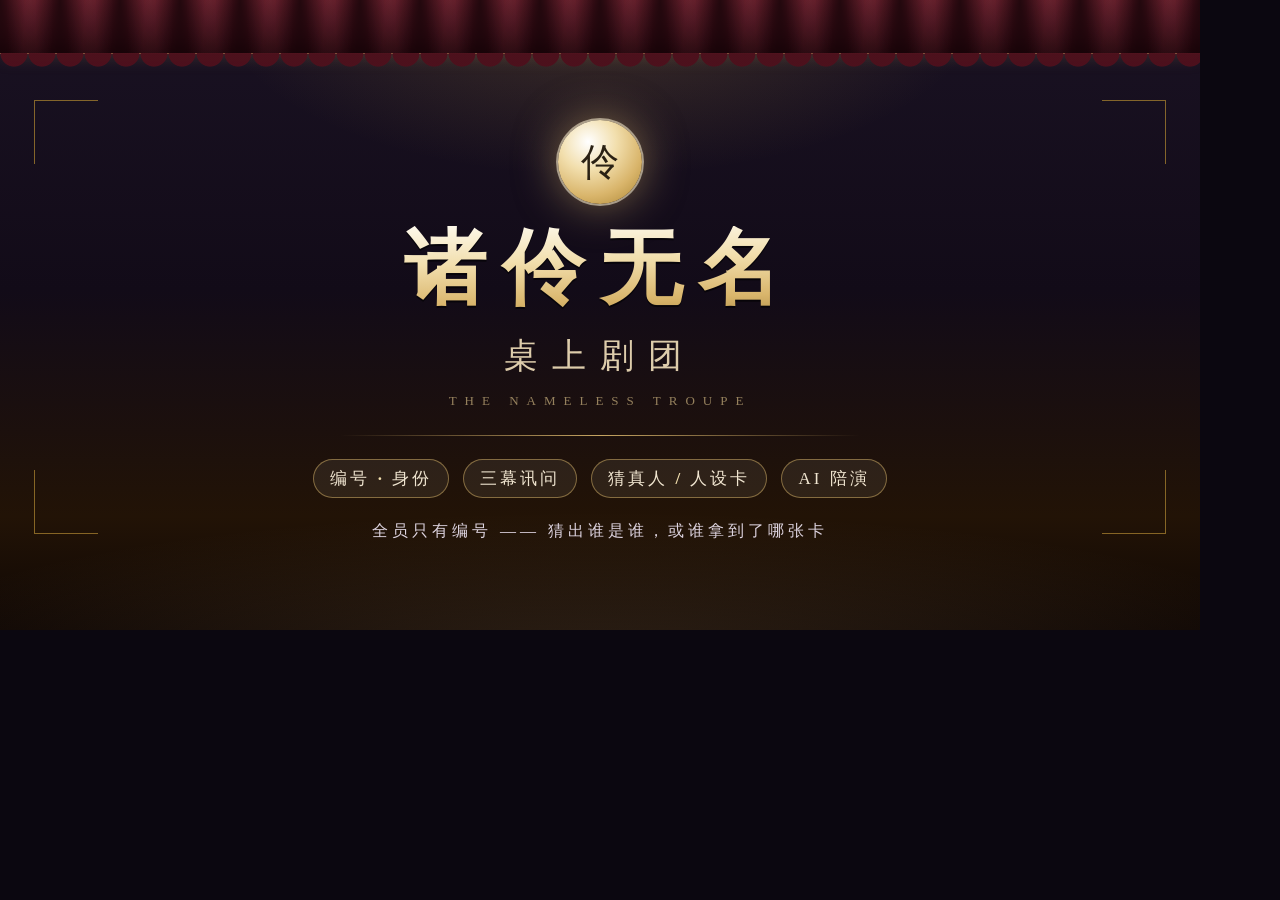
<file: scripts/og-card.html>
<!doctype html>
<html lang="zh-CN">
  <head>
    <meta charset="utf-8" />
    <style>
      * {
        margin: 0;
        padding: 0;
        box-sizing: border-box;
      }
      html,
      body {
        width: 1200px;
        height: 630px;
        overflow: hidden;
        background: #0b0710;
        font-family: "Noto Serif SC", "Source Han Serif SC", "SimSun", Georgia, serif;
      }
      .stage {
        position: relative;
        width: 1200px;
        height: 630px;
        background:
          radial-gradient(46% 40% at 50% 0%, rgba(201, 160, 68, 0.22), transparent 70%),
          radial-gradient(80% 30% at 50% 104%, rgba(255, 206, 140, 0.12), transparent 76%),
          linear-gradient(180deg, #1a1223 0%, #120b18 46%, #221306 82%, #0f0704 100%);
        overflow: hidden;
      }
      /* 顶部幕布 */
      .curtain {
        position: absolute;
        left: 0;
        right: 0;
        top: 0;
        height: 54px;
        background:
          radial-gradient(30px 150px at 50% 0, rgba(255, 214, 196, 0.06), transparent 80%),
          radial-gradient(30px 150px at 50% 0, rgba(0, 0, 0, 0.62), transparent 84%),
          linear-gradient(180deg, #5c1624, #3d0c17 58%, #25050c);
        background-size: 60px 100%, 60px 100%, auto;
        background-position: 0 0, 30px 0, 0 0;
        border-bottom: 1px solid rgba(217, 181, 107, 0.85);
        box-shadow: 0 0 20px rgba(217, 181, 107, 0.25);
      }
      .curtain::after {
        content: "";
        position: absolute;
        left: 0;
        right: 0;
        top: 100%;
        height: 14px;
        background: radial-gradient(14px 14px at 14px 0, rgba(77, 16, 28, 0.98) 0 94%, transparent 100%)
          0 0/28px 14px repeat-x;
      }
      /* 金色角花 */
      .corner {
        position: absolute;
        width: 64px;
        height: 64px;
        border: 1.5px solid rgba(169, 130, 47, 0.75);
      }
      .c1 {
        left: 34px;
        top: 100px;
        border-right: none;
        border-bottom: none;
      }
      .c2 {
        right: 34px;
        top: 100px;
        border-left: none;
        border-bottom: none;
      }
      .c3 {
        left: 34px;
        bottom: 96px;
        border-right: none;
        border-top: none;
      }
      .c4 {
        right: 34px;
        bottom: 96px;
        border-left: none;
        border-top: none;
      }

      .content {
        position: absolute;
        left: 0;
        right: 0;
        top: 120px;
        text-align: center;
      }
      .seal {
        width: 84px;
        height: 84px;
        margin: 0 auto 22px;
        border-radius: 50%;
        display: grid;
        place-items: center;
        font-size: 38px;
        color: #2a2114;
        background: radial-gradient(circle at 36% 26%, #fff, #f2dfae 34%, #d9b56b 66%, #a9822f);
        box-shadow:
          0 0 0 2px rgba(255, 244, 214, 0.55),
          0 0 44px rgba(217, 181, 107, 0.55);
      }
      h1 {
        font-size: 82px;
        font-weight: 900;
        letter-spacing: 16px;
        line-height: 1.06;
        background: linear-gradient(178deg, #fffdf6 6%, #f2dfae 42%, #d9b56b 74%, #a2823c);
        -webkit-background-clip: text;
        background-clip: text;
        color: transparent;
        filter: drop-shadow(0 2px 0 rgba(0, 0, 0, 0.6));
      }
      .sub {
        margin-top: 20px;
        font-size: 34px;
        letter-spacing: 14px;
        color: #e8d7b4;
        opacity: 0.95;
      }
      .latin {
        margin-top: 14px;
        font-family: Georgia, serif;
        font-size: 13px;
        letter-spacing: 8px;
        color: rgba(203, 178, 127, 0.7);
      }
      .rule {
        width: 520px;
        height: 1px;
        margin: 26px auto 0;
        background: linear-gradient(
          90deg,
          transparent,
          rgba(217, 181, 107, 0.9),
          transparent
        );
      }
      .tags {
        position: absolute;
        left: 0;
        right: 0;
        bottom: 132px;
        display: flex;
        justify-content: center;
        gap: 14px;
      }
      .tag {
        padding: 7px 16px;
        border-radius: 99px;
        font-size: 17px;
        letter-spacing: 3px;
        color: #f0e5d0;
        border: 1px solid rgba(217, 181, 107, 0.5);
        background: rgba(255, 246, 224, 0.07);
      }
      .tag b {
        color: #f2dfae;
      }
      .hint {
        position: absolute;
        left: 0;
        right: 0;
        bottom: 88px;
        text-align: center;
        font-size: 16px;
        letter-spacing: 4px;
        color: rgba(232, 222, 236, 0.95);
      }
    </style>
  </head>
  <body>
    <div class="stage">
      <div class="curtain"></div>
      <div class="corner c1"></div>
      <div class="corner c2"></div>
      <div class="corner c3"></div>
      <div class="corner c4"></div>

      <div class="content">
        <div class="seal">伶</div>
        <h1>诸伶无名</h1>
        <div class="sub">桌上剧团</div>
        <div class="latin">THE NAMELESS TROUPE</div>
        <div class="rule"></div>
      </div>

      <div class="tags">
        <span class="tag">编号 <b>·</b> 身份</span>
        <span class="tag">三幕讯问</span>
        <span class="tag">猜真人 <b>/</b> 人设卡</span>
        <span class="tag">AI 陪演</span>
      </div>
      <div class="hint">全员只有编号 —— 猜出谁是谁，或谁拿到了哪张卡</div>
    </div>
  </body>
</html>
</file>
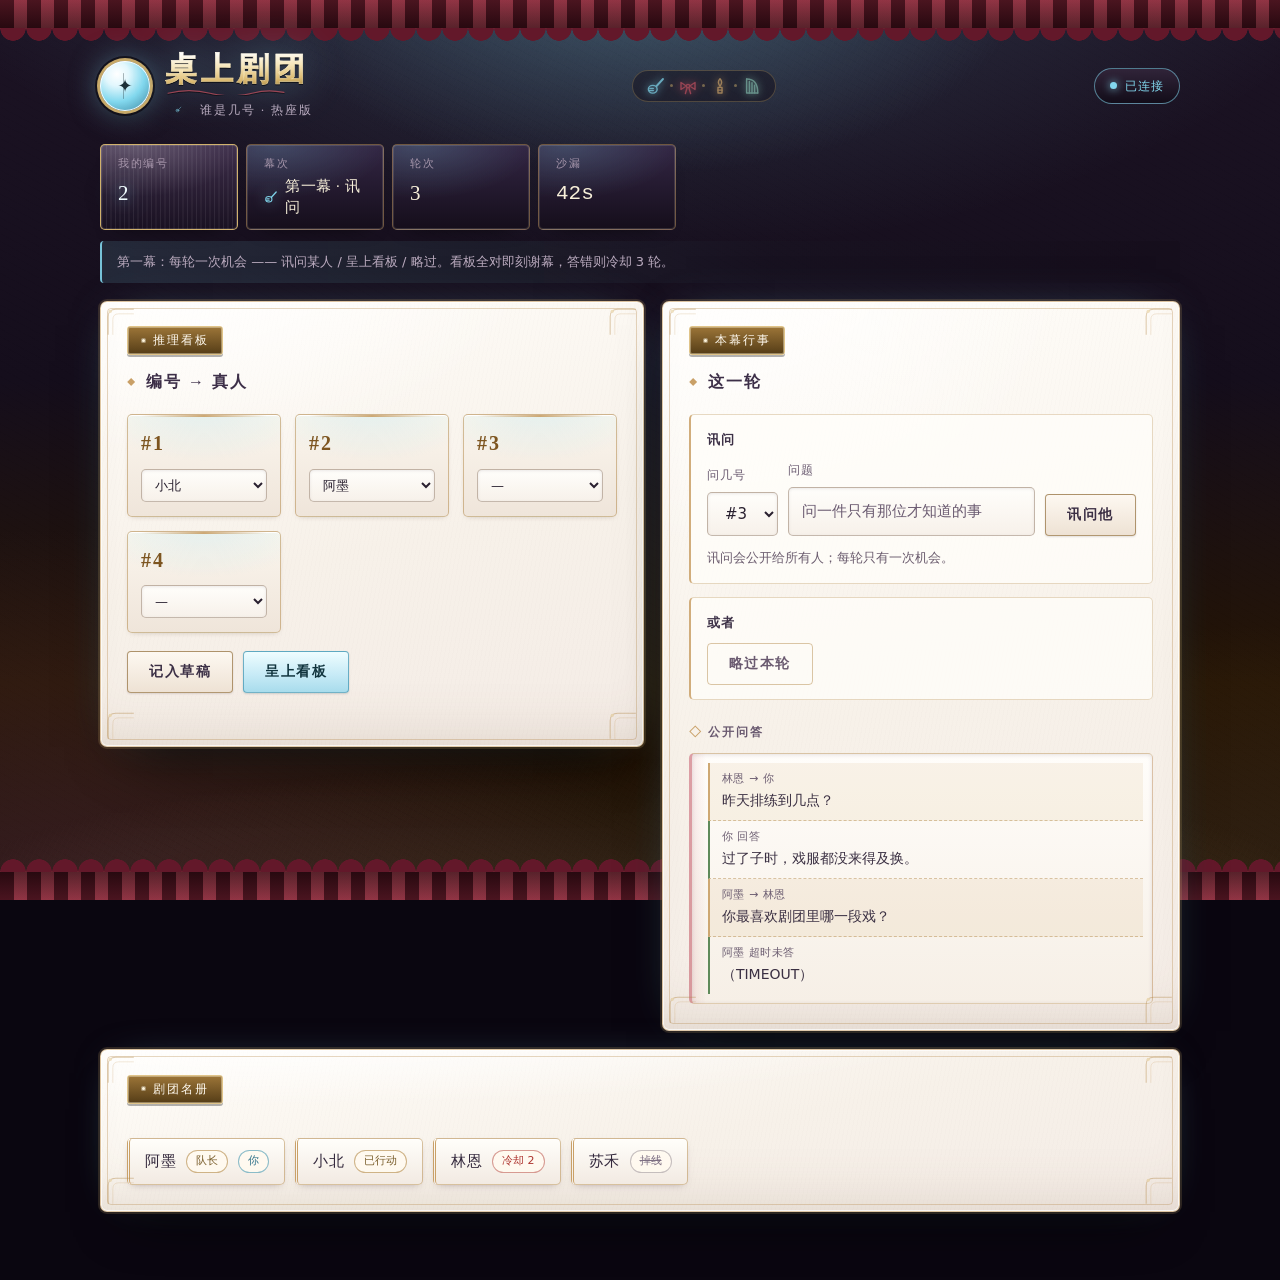
<file: reports/preview/ui-preview.html>
<!doctype html>
<html lang="zh-CN">
<head>
  <meta charset="utf-8" />
  <meta name="viewport" content="width=device-width, initial-scale=1" />
  <title>桌上剧团 · 谁是几号（预览）</title>
  <style>
/* ==========================================================================
   桌上剧团 · 谁是几号（热座版）  v3
   四位演员的形与色（取自壁纸实测）：
     芙宁娜    白蓝发 · 抱鲁特琴   → 水蓝珠光 + 琴弦竖纹 + 舞台顶光
     哥伦比娅  黑紫发 · 掌中红丝带 → 梅紫绒面 + 丝带飘带曲线
     桑多涅    灰棕短发 · 指尖子弹 → 黄铜 + 铆钉圆点 + 暗酒红
     沃雅妮莎  蓝绿长发 · 抱竖琴   → 青绿弦光 + 竖琴弦阵

   底座：深梅紫剧院内景 + 暖木舞台地板 + 上下酒红丝绒幕；
   纸面：珍珠节目单 + 黄铜细线 + 四角藤蔓。
   纯 CSS / 内联 SVG，不引字体、不引框架、不引图片。
   ========================================================================== */

:root {
  /* 剧院内景 */
  --stage-0: #0a0610;
  --stage-1: #170f1f;
  --stage-2: #231a2c;
  --stage-3: #32253a;

  /* 暖木舞台地板（芙宁娜那帧的暖木） */
  --wood-1: #3d1e09;
  --wood-2: #4a240a;
  --wood-3: #5c3316;

  /* 珍珠纸 / 瓷白 */
  --pearl-0: #fffdf9;
  --pearl-1: #f7f1e9;
  --pearl-2: #f4ece6;
  --pearl-3: #dcd2cc;
  --porcelain: #e3e5da;

  /* 墨与字 */
  --ink: #2a2130;
  --ink-soft: #5b4d60;
  --ink-faint: #7d6f82;
  --text: #f3ebf2;
  --text-dim: #bcacc0;

  /* 四位演员主色 */
  --hydro: #82d8ee;      /* 芙宁娜 */
  --hydro-deep: #3f93b0;
  --plum: #bda2bf;       /* 哥伦比娅 */
  --plum-deep: #733f56;
  --ribbon: #c0505f;     /* 哥伦比娅的红丝带 */
  --brass: #c9a067;      /* 桑多涅 */
  --brass-deep: #8a6a2f;
  --olive: #b8bd66;      /* 沃雅妮莎 */
  --harp: #7fb6a8;       /* 沃雅妮莎的青绿 */
  --velvet: #7d2233;
  --gold: #dcbb72;
  --gold-light: #f6e5b8;

  /* 当前幕主色 */
  --mood: 130, 216, 238;
  --radius: 7px;

  --font-display: "Noto Serif SC", "Source Han Serif SC", "华文中宋", "SimSun", "Songti SC", Georgia, serif;
  --font-body: "PingFang SC", "Microsoft YaHei", "Hiragino Sans GB", system-ui, sans-serif;
  --font-mono: ui-monospace, "Cascadia Mono", Consolas, monospace;
}

* { box-sizing: border-box; }
html, body { margin: 0; min-height: 100%; }

body {
  font-family: var(--font-body);
  font-size: 15px;
  line-height: 1.68;
  color: var(--text);
  background-color: var(--stage-0);
  background-image:
    radial-gradient(1200px 620px at 50% -16%, rgba(var(--mood), 0.22), transparent 64%),
    radial-gradient(880px 600px at 4% 104%, rgba(115, 63, 86, 0.38), transparent 68%),
    radial-gradient(700px 420px at 98% 102%, rgba(201, 160, 103, 0.16), transparent 70%),
    linear-gradient(180deg, #1c1324 0%, #150e1c 42%, #251505 76%, #140a04 100%);
  background-attachment: fixed;
  transition: background-image 900ms ease;
}

/* --------------------------------------------------------------------------
   氛围层
   -------------------------------------------------------------------------- */
.atmosphere { position: fixed; inset: 0; z-index: 0; pointer-events: none; overflow: hidden; }

/* 舞台顶光 + 桌面反光 */
.atmosphere__glow {
  position: absolute;
  inset: 0;
  background:
    radial-gradient(42% 30% at 50% -2%, rgba(var(--mood), 0.24), transparent 72%),
    radial-gradient(76% 22% at 50% 100%, rgba(255, 214, 150, 0.14), transparent 72%);
  transition: background 900ms ease;
}

/* 丝绒织纹 */
.atmosphere__grain {
  position: absolute;
  inset: 0;
  opacity: 0.15;
  background-image:
    repeating-linear-gradient(118deg, rgba(255, 255, 255, 0.05) 0 1px, transparent 1px 5px),
    repeating-linear-gradient(28deg, rgba(0, 0, 0, 0.10) 0 1px, transparent 1px 7px);
}

/* 舞台木地板：只在底部出现，带透视感的板缝 */
.atmosphere__floor {
  position: absolute;
  left: -10%;
  right: -10%;
  bottom: 0;
  height: 34vh;
  background-image:
    linear-gradient(180deg, rgba(10, 6, 4, 0) 0%, rgba(30, 15, 5, 0.55) 62%, rgba(20, 10, 4, 0.85) 100%),
    repeating-linear-gradient(90deg,
      rgba(0, 0, 0, 0.30) 0 1px,
      rgba(120, 74, 30, 0.10) 1px 4px,
      rgba(0, 0, 0, 0.06) 4px 78px);
  -webkit-mask-image: linear-gradient(180deg, transparent, #000 38%, #000);
  mask-image: linear-gradient(180deg, transparent, #000 38%, #000);
  opacity: 0.9;
}

/* 上下酒红丝绒幕 + 金流苏 */
.curtain {
  position: absolute;
  left: 0;
  right: 0;
  height: 28px;
  background:
    repeating-linear-gradient(90deg,
      rgba(0, 0, 0, 0.44) 0 14px,
      rgba(255, 196, 176, 0.10) 14px 27px),
    linear-gradient(180deg, #852438, #46101c);
  box-shadow: 0 1px 0 rgba(220, 187, 114, 0.8);
}
.curtain--top { top: 0; }
.curtain--bottom { bottom: 0; transform: scaleY(-1); }
.curtain--top::after,
.curtain--bottom::after {
  content: "";
  position: absolute;
  left: 0;
  right: 0;
  top: 100%;
  height: 13px;
  background: radial-gradient(13px 13px at 13px 0, #63182a 0 96%, transparent 100%) 0 0 / 26px 13px repeat-x;
}

/* --------------------------------------------------------------------------
   外壳
   -------------------------------------------------------------------------- */
.app {
  position: relative;
  z-index: 1;
  max-width: 1120px;
  margin: 0 auto;
  padding: 52px 20px 68px;
}

.topbar {
  display: flex;
  align-items: center;
  justify-content: space-between;
  gap: 18px;
  margin-bottom: 24px;
}

.brand { display: flex; align-items: center; gap: 15px; }

/* 珍珠徽：水蓝球面 + 金环 */
.brand-mark {
  position: relative;
  display: grid;
  place-items: center;
  width: 50px;
  height: 50px;
  border-radius: 50%;
  font-size: 18px;
  color: #1d3038;
  background:
    radial-gradient(circle at 34% 26%, #ffffff 0%, #e2f7fd 24%, var(--hydro) 56%, #37809b 100%);
  box-shadow:
    0 0 0 1px rgba(255, 255, 255, 0.9) inset,
    0 0 0 3px rgba(220, 187, 114, 0.9),
    0 0 0 5px rgba(10, 6, 14, 0.7),
    0 0 30px rgba(130, 216, 238, 0.5),
    0 14px 22px -14px #000;
}
/* 琴弦：两道细竖线压在珍珠球上（芙宁娜的鲁特琴） */
.brand-mark::after {
  content: "";
  position: absolute;
  inset: 12px;
  border-radius: 50%;
  background-image:
    linear-gradient(90deg, transparent 44%, rgba(29, 48, 56, 0.35) 44% 47%, transparent 47%),
    linear-gradient(90deg, transparent 56%, rgba(29, 48, 56, 0.22) 56% 59%, transparent 59%);
}

.brand-text h1 {
  position: relative;
  margin: 0;
  font-family: var(--font-display);
  font-size: 32px;
  font-weight: 900;
  letter-spacing: 4px;
  line-height: 1.12;
  -webkit-text-stroke: 0.6px rgba(255, 246, 214, 0.45);
  background: linear-gradient(178deg, #ffffff 4%, var(--gold-light) 42%, var(--gold) 74%, #a2823c 100%);
  -webkit-background-clip: text;
  background-clip: text;
  color: transparent;
  filter: drop-shadow(0 1px 0 rgba(0, 0, 0, 0.6)) drop-shadow(0 0 20px rgba(var(--mood), 0.4));
}
/* 标题下的丝带细线（哥伦比娅） */
.brand-text h1::after {
  content: "";
  position: absolute;
  left: 1px;
  right: 24px;
  bottom: -7px;
  height: 6px;
  background: no-repeat left center/auto 100% var(--ribbon-line);
  opacity: 0.9;
}

.brand-sub {
  margin: 12px 0 0;
  display: flex;
  align-items: center;
  gap: 9px;
  font-family: var(--font-display);
  font-size: 12px;
  letter-spacing: 2px;
  color: var(--text-dim);
}
.brand-sub::before {
  content: "";
  width: 26px;
  height: 7px;
  background: no-repeat center/contain var(--lute);
  opacity: 0.9;
  filter: drop-shadow(0 0 6px rgba(var(--mood), 0.6));
}

.conn {
  display: inline-flex;
  align-items: center;
  gap: 8px;
  font-size: 12px;
  letter-spacing: 1px;
  padding: 7px 15px;
  border-radius: 999px;
  color: var(--text-dim);
  background: linear-gradient(180deg, rgba(50, 37, 58, 0.95), rgba(18, 12, 24, 0.95));
  border: 1px solid rgba(201, 160, 103, 0.45);
  white-space: nowrap;
}
.conn::before {
  content: "";
  width: 7px;
  height: 7px;
  border-radius: 50%;
  background: #7a6b7d;
}
.conn[data-state="open"] { color: var(--hydro); border-color: rgba(130, 216, 238, 0.55); }
.conn[data-state="open"]::before { background: var(--hydro); box-shadow: 0 0 9px var(--hydro); }
.conn[data-state="closed"] { color: #e78a9a; border-color: rgba(231, 138, 154, 0.55); }
.conn[data-state="closed"]::before { background: #e78a9a; }
.conn[data-state="connecting"]::before { animation: blink 1.4s ease-in-out infinite; }

@keyframes blink { 50% { opacity: 0.25; } }

/* 四人徽记：鲁特琴 / 丝带 / 子弹 / 竖琴 */
.crest {
  display: flex;
  align-items: center;
  gap: 12px;
  margin: 0 10px;
  padding: 5px 13px;
  border-radius: 999px;
  border: 1px solid rgba(220, 187, 114, 0.26);
  background: rgba(18, 12, 24, 0.45);
}
.crest__i {
  position: relative;
  display: inline-flex;
  width: 20px;
  height: 20px;
  filter: drop-shadow(0 0 4px currentColor);
  opacity: 0.74;
}
.crest__i svg { width: 100%; height: 100%; display: block; }
.crest__i + .crest__i::before {
  content: "";
  position: absolute;
  left: -8px;
  top: 50%;
  width: 3px;
  height: 3px;
  margin-top: -2px;
  border-radius: 50%;
  background: rgba(220, 187, 114, 0.6);
}
.crest__i[data-c="hydro"] { color: var(--hydro); }
.crest__i[data-c="plum"] { color: var(--ribbon); }
.crest__i[data-c="brass"] { color: var(--brass); }
.crest__i[data-c="olive"] { color: var(--harp); }
@media (max-width: 860px) { .crest { display: none; } }

/* --------------------------------------------------------------------------
   视图 / 珍珠节目单卡片
   -------------------------------------------------------------------------- */
.view { display: flex; flex-direction: column; gap: 18px; }
.hidden { display: none !important; }

.card {
  position: relative;
  padding: 24px 26px 26px;
  color: var(--ink);
  border-radius: var(--radius);
  border: 1px solid rgba(201, 160, 103, 0.55);
  background-image:
    radial-gradient(120% 86% at 14% -14%, #ffffff 0%, rgba(255, 255, 255, 0) 56%),
    repeating-linear-gradient(101deg, rgba(140, 120, 130, 0.015) 0 1px, transparent 1px 4px),
    linear-gradient(168deg, var(--pearl-0) 0%, var(--pearl-1) 54%, var(--pearl-2) 100%);
  box-shadow:
    0 0 0 2px rgba(220, 187, 114, 0.16),
    0 0 0 1px rgba(255, 255, 255, 0.7) inset,
    0 -46px 64px -46px rgba(120, 90, 60, 0.2) inset,
    0 30px 54px -30px rgba(0, 0, 0, 0.95),
    0 0 46px -24px rgba(var(--mood), 0.5);
  animation: cardIn 420ms cubic-bezier(0.22, 0.8, 0.3, 1) both;
}

@keyframes cardIn {
  from { opacity: 0; transform: translateY(8px); }
  to { opacity: 1; transform: none; }
}

/* 内黄铜线 */
.card::before {
  content: "";
  position: absolute;
  inset: 6px;
  border-radius: 4px;
  border: 1px solid rgba(176, 132, 66, 0.32);
  pointer-events: none;
}
/* 四角黄铜藤蔓 + 顶部铆钉 */
.card::after {
  content: "";
  position: absolute;
  inset: 6px;
  pointer-events: none;
  background-image: var(--filigree), var(--filigree), var(--filigree), var(--filigree);
  background-repeat: no-repeat;
  background-position: left top, right top, left bottom, right bottom;
  background-size: 28px 28px;
  opacity: 0.42;
}

.card.muted {
  color: var(--ink-faint);
  text-align: center;
  font-family: var(--font-display);
  letter-spacing: 1px;
}

/* 黄铜标签旗（桑多涅） */
.card__rubric {
  display: inline-flex;
  align-items: center;
  gap: 7px;
  margin: -4px 0 14px;
  padding: 3px 13px 4px;
  font-family: var(--font-display);
  font-size: 12px;
  letter-spacing: 2px;
  color: #fffaf0;
  border-radius: 3px;
  background: linear-gradient(180deg, #9c7538, #553d17);
  border: 1px solid #e0c489;
  box-shadow:
    0 0 0 1px rgba(255, 244, 214, 0.4) inset,
    0 2px 0 rgba(0, 0, 0, 0.3);
}
.card__rubric::before {
  content: "";
  width: 5px;
  height: 5px;
  border-radius: 50%;
  background: #fff6dc;
  box-shadow: 0 0 0 1px rgba(90, 60, 20, 0.55) inset;
}

.card-title {
  margin: 0 0 18px;
  font-family: var(--font-display);
  font-size: 16px;
  font-weight: 600;
  letter-spacing: 2px;
  color: #3d2f48;
  display: flex;
  align-items: center;
  gap: 9px;
}
.card-title::before {
  content: "◆";
  font-size: 8px;
  color: var(--brass);
}

.sub-title {
  margin: 22px 0 11px;
  font-family: var(--font-display);
  font-size: 12px;
  letter-spacing: 2px;
  color: #6a5a70;
}
.sub-title::before { content: "◇ "; color: var(--brass); }

/* --------------------------------------------------------------------------
   表单
   -------------------------------------------------------------------------- */
.field { display: flex; flex-direction: column; gap: 7px; }
.field > span { font-size: 12px; letter-spacing: 1px; color: #6a5a70; }
.field.grow { flex: 1; }

input, select, textarea {
  font: inherit;
  width: 100%;
  color: var(--ink);
  padding: 11px 13px;
  border-radius: 5px;
  border: 1px solid rgba(140, 116, 96, 0.5);
  background: linear-gradient(180deg, #fffefb, #f7f1ea);
  box-shadow: 0 1px 3px rgba(60, 40, 60, 0.10) inset;
  outline: none;
  transition: border-color 150ms ease, box-shadow 150ms ease;
}
input::placeholder, textarea::placeholder { color: #6a5a70; opacity: 1; }
input:focus, select:focus, textarea:focus {
  border-color: var(--gold);
  box-shadow:
    0 0 0 3px rgba(var(--mood), 0.3),
    0 1px 3px rgba(60, 40, 60, 0.1) inset;
}
textarea { resize: vertical; min-height: 80px; }
select { cursor: pointer; }

/* --------------------------------------------------------------------------
   按钮
   -------------------------------------------------------------------------- */
.btn {
  font-family: var(--font-display);
  font-size: 14px;
  font-weight: 600;
  letter-spacing: 1.5px;
  cursor: pointer;
  padding: 11px 21px;
  border-radius: 4px;
  color: #3b2f45;
  border: 1px solid rgba(150, 116, 66, 0.72);
  background: linear-gradient(180deg, #fdf8f1, #eee2d4);
  box-shadow: 0 1px 2px rgba(60, 40, 60, 0.14);
  transition: border-color 160ms ease, box-shadow 160ms ease, background 160ms ease;
}
.btn:hover:not(:disabled) {
  border-color: rgba(176, 132, 66, 0.9);
  box-shadow: 0 0 0 3px rgba(var(--mood), 0.16);
}
.btn:active:not(:disabled) { transform: translateY(1px); }
.btn:disabled { opacity: 0.45; cursor: not-allowed; filter: grayscale(0.15); }

/* 主按钮：芙宁娜的水蓝，扁平珠光（不加高光块 / 不加 3D 底边） */
.btn.primary {
  color: #10333d;
  border: 1px solid rgba(63, 147, 176, 0.7);
  background: linear-gradient(180deg, #eefdff 0%, #c6eaf6 58%, #a8dcec 100%);
  box-shadow: 0 1px 2px rgba(20, 60, 70, 0.18);
  text-shadow: none;
}
.btn.primary:hover:not(:disabled) {
  border-color: rgba(63, 147, 176, 0.95);
  box-shadow: 0 0 0 3px rgba(var(--mood), 0.22), 0 0 18px -6px rgba(var(--mood), 0.9);
}

.btn.ghost {
  color: #6a5a70;
  background: transparent;
  border-color: rgba(176, 132, 66, 0.45);
  box-shadow: none;
}

.entry-actions { margin-top: 20px; display: flex; gap: 10px; flex-wrap: wrap; }

.divider {
  display: flex;
  align-items: center;
  gap: 13px;
  margin: 20px 0;
  font-size: 12px;
  letter-spacing: 2px;
  color: var(--ink-faint);
}
.divider::before, .divider::after {
  content: "";
  flex: 1;
  height: 1px;
  background: linear-gradient(90deg, transparent, rgba(176, 132, 66, 0.75), transparent);
}

.join-row { display: flex; gap: 10px; align-items: flex-end; }

.hint { margin: 11px 0 0; font-size: 13px; color: #6b5c6e; min-height: 1.2em; }
.hint.error { color: #ae352f; }
.hint.ok { color: #4a7442; }

.rules { margin: 0; padding-left: 4px; font-size: 14px; color: #3d3147; list-style: none; counter-reset: rule; }
.rules li {
  position: relative;
  padding-left: 30px;
  margin-bottom: 10px;
  counter-increment: rule;
}
/* 序号用黄铜小圆牌 + 竖琴弦 */
.rules li::before {
  content: counter(rule);
  position: absolute;
  left: 0;
  top: 2px;
  width: 20px;
  height: 20px;
  display: grid;
  place-items: center;
  font-family: var(--font-mono);
  font-size: 11px;
  color: #5c4420;
  border-radius: 50%;
  background: radial-gradient(circle at 35% 30%, #fff6df, #e6cfa2 70%, #c9a067);
  box-shadow: 0 0 0 1px rgba(140, 106, 34, 0.55), 0 1px 2px rgba(60, 40, 20, 0.35);
}
.rules b { color: var(--brass-deep); }

/* --------------------------------------------------------------------------
   等待室
   -------------------------------------------------------------------------- */
.room-head { display: flex; justify-content: space-between; align-items: flex-start; gap: 20px; flex-wrap: wrap; }

.label { margin: 0; font-size: 11px; letter-spacing: 1.5px; color: #6f6172; }

.room-code {
  margin: 5px 0 0;
  font-family: var(--font-mono);
  font-size: 34px;
  letter-spacing: 9px;
  color: #7a5a25;
  text-shadow: 0 1px 0 #fff;
}

.room-me { margin: 5px 0 0; font-family: var(--font-display); font-size: 19px; letter-spacing: 1px; color: #3d3147; }

.player-list { list-style: none; margin: 20px 0 0; padding: 0; display: flex; flex-direction: column; gap: 9px; }
.player-list.compact { flex-direction: row; flex-wrap: wrap; gap: 10px; }

/* 票根 */
.player-item {
  display: flex;
  align-items: center;
  gap: 10px;
  padding: 10px 15px;
  font-size: 14px;
  color: #33283c;
  border-radius: 5px;
  border: 1px solid rgba(176, 132, 66, 0.5);
  border-left: 3px double var(--brass);
  background: linear-gradient(180deg, #fffefa, #f2eae2);
  box-shadow: 0 1px 0 #fff inset, 0 3px 8px -5px rgba(60, 34, 60, 0.5);
}
.player-item .who { font-family: var(--font-display); font-size: 15px; letter-spacing: 0.5px; }
.player-item .tag {
  font-size: 11px;
  padding: 1px 9px;
  border-radius: 999px;
  border: 1px solid rgba(176, 132, 66, 0.6);
  color: #7a5f2c;
  background: rgba(255, 250, 240, 0.9);
}
.player-item .tag.self { border-color: rgba(63, 147, 176, 0.6); color: #2f7188; }
.player-item .tag.cool { border-color: rgba(176, 58, 52, 0.5); color: #ae352f; }
.player-item .tag.off { border-color: rgba(140, 130, 140, 0.5); color: var(--ink-faint); text-decoration: line-through; }

.config-grid { display: grid; grid-template-columns: repeat(auto-fit, minmax(158px, 1fr)); gap: 13px; }
.row-actions { display: flex; gap: 10px; margin-top: 18px; flex-wrap: wrap; }

/* --------------------------------------------------------------------------
   游戏视图头
   -------------------------------------------------------------------------- */
.game-head { display: flex; flex-direction: column; gap: 11px; }
.pill-group {
  display: grid;
  grid-template-columns: repeat(4, minmax(96px, 138px));
  gap: 8px;
}
@media (max-width: 720px) {
  .pill-group { grid-template-columns: repeat(2, minmax(0, 1fr)); }
}

.stat {
  position: relative;
  min-width: 96px;
  padding: 10px 17px 12px;
  border-radius: 5px;
  border: 1px solid rgba(201, 160, 103, 0.5);
  background:
    radial-gradient(130% 100% at 20% 0%, rgba(var(--mood), 0.2), transparent 64%),
    linear-gradient(180deg, #332644, #150e1b);
  box-shadow:
    0 0 0 1px rgba(255, 246, 224, 0.13) inset,
    0 10px 22px -18px #000;
}
.stat .label { color: #a897ac; }
.stat-value {
  margin: 3px 0 0;
  font-family: var(--font-display);
  font-size: 21px;
  letter-spacing: 1px;
  color: #f8f0da;
}
.stat-value.mono { font-family: var(--font-mono); letter-spacing: 0; font-variant-numeric: tabular-nums; }

/* 我的编号：珍珠 + 水蓝光晕 + 竖纹琴弦 */
.stat--seat {
  border-color: rgba(220, 187, 114, 0.95);
  background-image:
    var(--strings),
    radial-gradient(130% 100% at 25% 0%, rgba(255, 255, 255, 0.2), transparent 62%),
    linear-gradient(180deg, #3d2d4a, #191121);
  background-size: auto, auto, auto;
  background-repeat: repeat, no-repeat, no-repeat;
}
.stat-value.accent {
  color: #f0fdff;
  text-shadow:
    0 0 16px rgba(130, 216, 238, 0.95),
    0 0 38px rgba(130, 216, 238, 0.5);
}

#phase-name {
  display: flex;
  align-items: center;
  gap: 7px;
  font-size: 15px;
  letter-spacing: 0.5px;
  line-height: 1.35;
  max-width: 152px;
}

.motif {
  display: inline-flex;
  width: 16px;
  height: 16px;
  color: rgba(var(--mood), 0.95);
  filter: drop-shadow(0 0 7px rgba(var(--mood), 0.6));
}
.motif svg { width: 100%; height: 100%; display: block; }

.phase-hint {
  margin: 0;
  padding: 10px 15px;
  font-size: 13px;
  color: var(--text-dim);
  border-radius: 4px;
  border-left: 2px solid rgba(var(--mood), 0.9);
  background:
    linear-gradient(90deg, rgba(var(--mood), 0.14), rgba(var(--mood), 0.02) 62%, transparent),
    rgba(20, 13, 26, 0.4);
}

/* --------------------------------------------------------------------------
   主体两栏
   -------------------------------------------------------------------------- */
.game-body { display: grid; grid-template-columns: 1.05fr 1fr; gap: 18px; align-items: start; }
@media (max-width: 900px) { .game-body { grid-template-columns: 1fr; } }

/* 看板：丝绒牌位 + 黄铜铆钉 + 珍珠数字 */
.board { display: grid; grid-template-columns: repeat(auto-fit, minmax(132px, 1fr)); gap: 14px; }

.board-cell {
  position: relative;
  display: flex;
  flex-direction: column;
  gap: 8px;
  padding: 12px 13px 14px;
  border-radius: 5px;
  border: 1px solid rgba(176, 132, 66, 0.5);
  background:
    radial-gradient(120% 90% at 50% -12%, rgba(var(--mood), 0.22), transparent 64%),
    linear-gradient(180deg, #fbf6ee, #efe5da);
  box-shadow:
    0 1px 0 #fff inset,
    0 2px 6px -4px rgba(70, 45, 30, 0.4);
}
/* 牌位顶沿的一道金线，像节目单上的小标题栏 */
.board-cell::before {
  content: '';
  position: absolute;
  left: 13px;
  right: 13px;
  top: 0;
  height: 2px;
  background: linear-gradient(90deg, transparent, rgba(201, 160, 103, 0.9), transparent);
}
.board-cell .no {
  font-family: var(--font-display);
  font-size: 20px;
  font-weight: 700;
  letter-spacing: 2px;
  color: #7d5520;
}
.board-cell select { padding: 7px 9px; font-size: 13px; }

/* 公开问答：珍珠账簿（左侧装订线 + 丝带夹） */
.feed {
  list-style: none;
  margin: 0;
  padding: 9px 9px 9px 16px;
  max-height: 296px;
  overflow-y: auto;
  border-radius: 5px;
  border: 1px solid rgba(176, 132, 66, 0.4);
  border-left: 3px solid rgba(192, 80, 95, 0.55);
  background:
    linear-gradient(90deg, rgba(192, 80, 95, 0.10), transparent 14px),
    linear-gradient(180deg, #fffdfa, #f6efe6);
  box-shadow: 0 1px 4px rgba(60, 40, 60, 0.13) inset;
}
.feed li {
  padding: 7px 10px 8px 12px;
  font-size: 14px;
  color: #3a2f42;
  border-left: 2px solid rgba(176, 132, 66, 0.45);
  border-bottom: 1px dashed rgba(176, 132, 66, 0.45);
}
.feed li:last-child { border-bottom: none; }
.feed li .meta { font-size: 11px; letter-spacing: 0.5px; color: #6b5c70; }
.feed li.pending { border-left-color: rgba(201, 160, 103, 0.9); background: rgba(201, 160, 103, 0.12); }
.feed li.answered { border-left-color: #5f8a5a; }

.action-panel { display: flex; flex-direction: column; gap: 13px; }

.action-block {
  padding: 14px 16px;
  border-radius: 5px;
  border: 1px solid rgba(176, 132, 66, 0.3);
  border-left: 2px solid rgba(201, 160, 103, 0.85);
  background: rgba(255, 254, 250, 0.75);
}
.action-block h4 {
  margin: 0 0 9px;
  font-family: var(--font-display);
  font-size: 13px;
  letter-spacing: 1.5px;
  color: #3d3147;
}
.action-row { display: flex; gap: 10px; align-items: flex-end; flex-wrap: wrap; }
.action-block .feed { max-height: 240px; }

/* --------------------------------------------------------------------------
   谢幕
   -------------------------------------------------------------------------- */
.overlay {
  position: fixed;
  inset: 0;
  z-index: 30;
  display: grid;
  place-items: center;
  padding: 26px;
  background:
    radial-gradient(56% 44% at 50% 24%, rgba(var(--mood), 0.24), transparent 74%),
    rgba(6, 4, 10, 0.88);
  backdrop-filter: blur(3px);
}
.overlay::before,
.overlay::after {
  content: "";
  position: absolute;
  left: 0;
  right: 0;
  height: 44px;
  background:
    repeating-linear-gradient(90deg, rgba(0, 0, 0, 0.46) 0 16px, rgba(255, 196, 176, 0.1) 16px 31px),
    linear-gradient(180deg, #852438, #46101c);
  box-shadow: 0 1px 0 rgba(220, 187, 114, 0.75);
}
.overlay::before { top: 0; border-radius: 0 0 6px 6px; }
.overlay::after { bottom: 0; border-radius: 6px 6px 0 0; }

.overlay-card { width: 100%; max-width: 520px; animation: sealIn 520ms cubic-bezier(0.2, 0.9, 0.25, 1.15) both; }

@keyframes sealIn {
  from { opacity: 0; transform: scale(0.95); }
  to { opacity: 1; transform: none; }
}

.board-reveal { display: flex; flex-direction: column; gap: 8px; margin: 14px 0 18px; }
.board-reveal div {
  display: flex;
  justify-content: space-between;
  gap: 12px;
  padding: 10px 15px;
  font-family: var(--font-display);
  font-size: 15px;
  letter-spacing: 1px;
  color: #f8f0da;
  border-radius: 4px;
  border: 1px solid rgba(201, 160, 103, 0.5);
  background:
    radial-gradient(120% 100% at 50% 0%, rgba(var(--mood), 0.2), transparent 66%),
    linear-gradient(180deg, #362746, #170f1e);
}
.board-reveal div span:first-child { color: var(--hydro); font-family: var(--font-mono); }

/* --------------------------------------------------------------------------
   四幕主色：芙宁娜 / 哥伦比娅 / 桑多涅 / 沃雅妮莎
   -------------------------------------------------------------------------- */
body[data-phase="PHASE1"] { --mood: 130, 216, 238; }  /* 芙宁娜 · 水蓝 */
body[data-phase="PHASE2"] { --mood: 189, 162, 191; }  /* 哥伦比娅 · 梅紫 */
body[data-phase="PHASE3"] { --mood: 201, 160, 103; }  /* 桑多涅 · 黄铜 */
body[data-phase="OVER"]   { --mood: 184, 189, 102; }  /* 沃雅妮莎 · 橄榄金 */

/* --------------------------------------------------------------------------
   响应式 / 无障碍
   -------------------------------------------------------------------------- */
@media (max-width: 640px) {
  .app { padding: 44px 14px 60px; }
  .brand h1 { font-size: 24px; letter-spacing: 4px; }
  .brand-mark { width: 42px; height: 42px; }
  .room-code { font-size: 27px; letter-spacing: 6px; }
  .stat { min-width: 92px; padding: 8px 13px 10px; }
  .stat-value { font-size: 18px; }
  #phase-name { font-size: 13px; max-width: 128px; }
  .card { padding: 18px 16px 20px; }
  .card::after { background-size: 18px 18px; }
}

@media (prefers-reduced-motion: reduce) {
  *, *::before, *::after {
    animation-duration: 0.001ms !important;
    animation-iteration-count: 1 !important;
    transition-duration: 0.001ms !important;
  }
}

::selection { background: rgba(130, 216, 238, 0.35); color: #17242a; }

.feed::-webkit-scrollbar { width: 9px; }
.feed::-webkit-scrollbar-track { background: rgba(176, 132, 66, 0.12); border-radius: 5px; }
.feed::-webkit-scrollbar-thumb { background: linear-gradient(180deg, var(--brass), #8a6a2f); border-radius: 5px; }

/* --------------------------------------------------------------------------
   内联 SVG 资源
   -------------------------------------------------------------------------- */
:root {
  /* 四角黄铜藤蔓 */
  --filigree: url("data:image/svg+xml,%3Csvg xmlns='http://www.w3.org/2000/svg' width='24' height='24'%3E%3Cpath d='M1 23V7.5Q1 1 7.5 1H23' fill='none' stroke='%23b08442' stroke-width='.9'/%3E%3Cpath d='M5 23V10Q5 5 10 5H23' fill='none' stroke='%23c9a067' stroke-width='.6' opacity='.8'/%3E%3Ccircle cx='2.8' cy='2.8' r='1.4' fill='%23dcbb72'/%3E%3C/svg%3E");
  /* 琴弦竖纹（鲁特琴 / 竖琴共用，极淡） */
  --strings: url("data:image/svg+xml,%3Csvg xmlns='http://www.w3.org/2000/svg' width='9' height='10'%3E%3Cpath d='M1 0v10M5.5 0v10' stroke='%23ffffff' stroke-opacity='.11' stroke-width='.7'/%3E%3C/svg%3E");
  /* 丝带细线（标题下的飘带） */
  --ribbon-line: url("data:image/svg+xml,%3Csvg xmlns='http://www.w3.org/2000/svg' width='120' height='6'%3E%3Cpath d='M2 4.2c14-3.4 28-3.4 42 0s28 3.4 42 0 22-2.6 32-.8' fill='none' stroke='%23c0505f' stroke-width='1.1' stroke-linecap='round' opacity='.85'/%3E%3C/svg%3E");
  /* 鲁特琴（芙宁娜） */
  --lute: url("data:image/svg+xml,%3Csvg xmlns='http://www.w3.org/2000/svg' viewBox='0 0 16 16' fill='none' stroke='%2382d8ee' stroke-width='1.1' stroke-linecap='round'%3E%3Cellipse cx='5.6' cy='10.4' rx='3.2' ry='2.9'/%3E%3Cpath d='M8.2 8.1 13.4 2.6'/%3E%3Cpath d='M4.4 10.4h2.4M4.4 8.9h2.4'/%3E%3C/svg%3E");
}

/* 看板卡底部：节目单尾花（补足左栏留白） */
.board-foot {
  position: relative;
  margin-top: 18px;
  height: 22px;
  background-image:
    linear-gradient(90deg, transparent, rgba(176, 132, 66, 0.55), transparent),
    var(--strings);
  background-repeat: no-repeat, repeat;
  background-position: center, center;
  background-size: 100% 1px, 9px 10px;
  opacity: 0.55;
}
.board-foot::after {
  content: "◆";
  position: absolute;
  left: 50%;
  top: 50%;
  transform: translate(-50%, -50%);
  padding: 0 10px;
  font-size: 8px;
  color: var(--brass);
  background: linear-gradient(180deg, var(--pearl-0), var(--pearl-1));
}

</style>
</head>
<body data-phase="PHASE1">
  <div class="atmosphere" aria-hidden="true">
    <div class="atmosphere__glow"></div>
    <div class="atmosphere__grain"></div>
    <div class="curtain curtain--top"></div>
    <div class="curtain curtain--bottom"></div>
  </div>

  <div class="app">
    <header class="topbar">
      <div class="brand">
        <span class="brand-mark">✦</span>
        <div class="brand-text">
          <h1>桌上剧团</h1>
          <p class="brand-sub">谁是几号 · 热座版</p>
        </div>
      </div>
            <div class="crest" aria-hidden="true" title="四位演员">
        <span class="crest__i" data-c="hydro"><svg viewBox="0 0 16 16" fill="none" stroke="currentColor" stroke-width="1.15" stroke-linecap="round" stroke-linejoin="round"><ellipse cx="5.4" cy="10.6" rx="3.5" ry="3.1"/><path d="M8.3 8.2 13.6 2.4" stroke-width="1.5"/><path d="M2.6 11.6h3.2M3.1 9.9h2.7"/></svg></span>
        <span class="crest__i" data-c="plum"><svg viewBox="0 0 16 16" fill="none" stroke="currentColor" stroke-width="1.15" stroke-linecap="round" stroke-linejoin="round"><path d="M6.6 8 2.4 5.2v5.6L6.6 8z"/><path d="M9.4 8l4.2-2.8v5.6L9.4 8z"/><circle cx="8" cy="8" r="1.3"/><path d="M7.3 9.3 5.9 14M8.7 9.3l1.4 4.7"/></svg></span>
        <span class="crest__i" data-c="brass"><svg viewBox="0 0 16 16" fill="none" stroke="currentColor" stroke-width="1.15" stroke-linecap="round" stroke-linejoin="round"><path d="M8 2.2c1.5 1.5 1.5 4 0 6-1.5-2-1.5-4.5 0-6z"/><path d="M6.4 9.1h3.2v4.5H6.4z"/><path d="M6.4 11.3h3.2"/></svg></span>
        <span class="crest__i" data-c="olive"><svg viewBox="0 0 16 16" fill="none" stroke="currentColor" stroke-width="1.15" stroke-linecap="round" stroke-linejoin="round"><path d="M3.7 2.4c7 0 8.9 4.6 8.9 11.2"/><path d="M3.7 2.4v11.2h8.9"/><path d="M5.9 4.3v9.3M8 5.3v8.3M10.1 7.3v6.3"/></svg></span>
      </div>
      <div class="conn" id="conn-pill" data-state="open">已连接</div>
    </header>

    <section class="view" id="view-game">
      <div class="game-head">
        <div class="pill-group">
          <div class="stat stat--seat">
            <p class="label">我的编号</p>
            <p class="stat-value accent">2</p>
          </div>
          <div class="stat">
            <p class="label">幕次</p>
            <p class="stat-value" id="phase-name">
              <span class="motif"><svg viewBox="0 0 16 16" fill="none" stroke="currentColor" stroke-width="1.15" stroke-linecap="round" stroke-linejoin="round"><ellipse cx="5.4" cy="10.6" rx="3.5" ry="3.1"/><path d="M8.3 8.2 13.6 2.4" stroke-width="1.5"/><path d="M2.6 11.6h3.2M3.1 9.9h2.7"/></svg></span>
              <span>第一幕 · 讯问</span>
            </p>
          </div>
          <div class="stat"><p class="label">轮次</p><p class="stat-value">3</p></div>
          <div class="stat"><p class="label">沙漏</p><p class="stat-value mono">42s</p></div>
        </div>
        <p class="hint phase-hint">第一幕：每轮一次机会 —— 讯问某人 / 呈上看板 / 略过。看板全对即刻谢幕，答错则冷却 3 轮。</p>
      </div>

      <div class="game-body">
        <div class="card board-card">
          <div class="card__rubric"><span>推理看板</span></div>
          <h2 class="card-title">编号 → 真人</h2>
          <div class="board">
            <div class="board-cell"><span class="no">#1</span>
              <select><option value="">—</option><option>阿墨</option><option selected>小北</option></select></div>
            <div class="board-cell"><span class="no">#2</span>
              <select><option value="">—</option><option selected>阿墨</option><option>小北</option></select></div>
            <div class="board-cell"><span class="no">#3</span>
              <select><option value="">—</option><option>阿墨</option><option>小北</option><option>林恩</option></select></div>
            <div class="board-cell"><span class="no">#4</span>
              <select><option value="">—</option><option>阿墨</option><option>小北</option><option>林恩</option></select></div>
          </div>
          <div class="row-actions">
            <button class="btn">记入草稿</button>
            <button class="btn primary">呈上看板</button>
          </div>
          <p class="hint"></p>
        </div>

        <div class="card action-card">
          <div class="card__rubric"><span>本幕行事</span></div>
          <h2 class="card-title">这一轮</h2>
          <div class="action-panel">
            <div class="action-block">
              <h4>讯问</h4>
              <div class="action-row">
                <label class="field" style="max-width:120px"><span>问几号</span>
                  <select><option>#3</option><option>#1</option><option>#4</option></select></label>
                <label class="field grow"><span>问题</span>
                  <input placeholder="问一件只有那位才知道的事" /></label>
                <button class="btn">讯问他</button>
              </div>
              <p class="hint">讯问会公开给所有人；每轮只有一次机会。</p>
            </div>
            <div class="action-block">
              <h4>或者</h4>
              <button class="btn ghost">略过本轮</button>
            </div>
          </div>

          <h3 class="sub-title">公开问答</h3>
          <ul class="feed">
            <li class="pending"><div class="meta">林恩 → 你</div><div>昨天排练到几点？</div></li>
            <li class="answered"><div class="meta">你 回答</div><div>过了子时，戏服都没来得及换。</div></li>
            <li class="pending"><div class="meta">阿墨 → 林恩</div><div>你最喜欢剧团里哪一段戏？</div></li>
            <li class="answered"><div class="meta">阿墨 超时未答</div><div>（TIMEOUT）</div></li>
          </ul>
        </div>
      </div>

      <div class="card players-card">
        <div class="card__rubric"><span>剧团名册</span></div>
        <ul class="player-list compact">
          <li class="player-item"><span class="who">阿墨</span><span class="tag">队长</span><span class="tag self">你</span></li>
          <li class="player-item"><span class="who">小北</span><span class="tag">已行动</span></li>
          <li class="player-item"><span class="who">林恩</span><span class="tag cool">冷却 2</span></li>
          <li class="player-item"><span class="who">苏禾</span><span class="tag off">掉线</span></li>
        </ul>
      </div>
    </section>
  </div>
</body>
</html>
</file>
